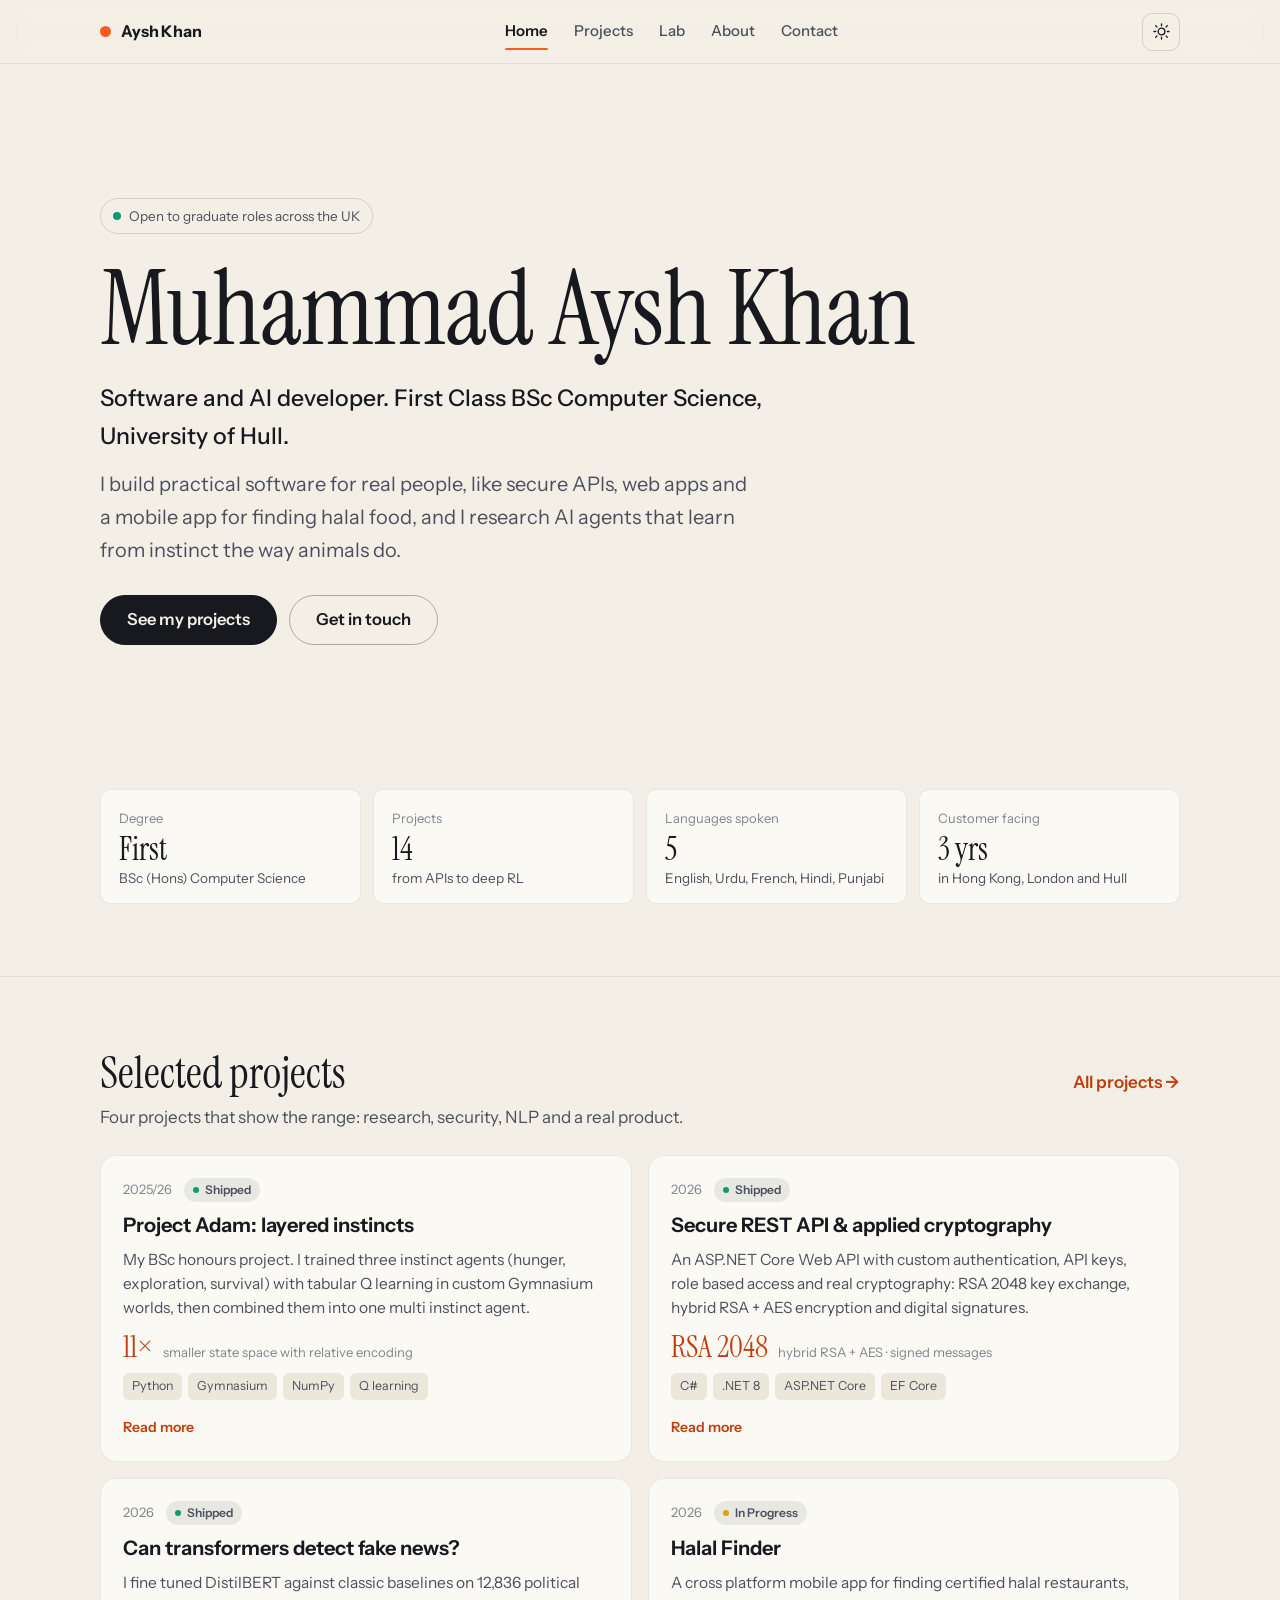
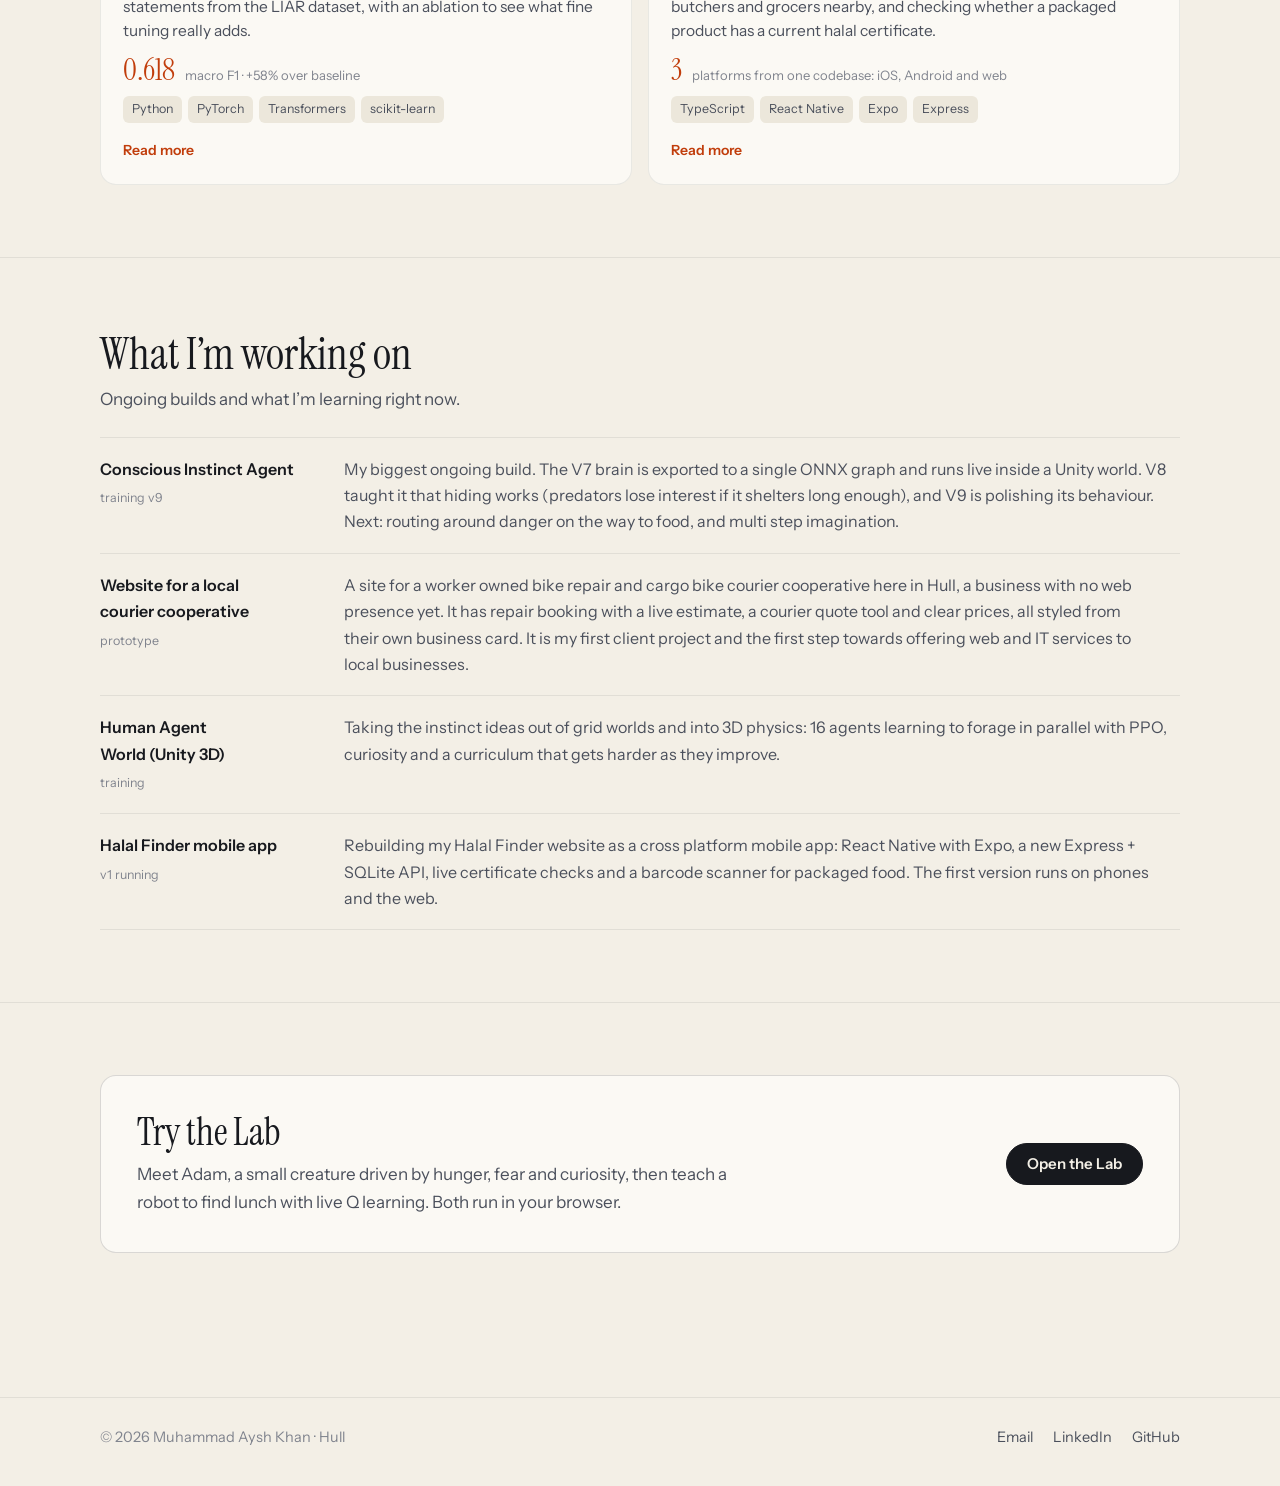
<file: index.html>
<!doctype html>
<html lang="en-GB">
<head>
  <meta charset="utf-8">
  <meta name="viewport" content="width=device-width, initial-scale=1, viewport-fit=cover">
  <title>Aysh Khan · Software and AI Developer</title>
  <meta name="description" content="Muhammad Aysh Khan: First Class Computer Science graduate in Hull. Practical software for real people, and AI agents that learn from instinct.">
  <meta name="author" content="Muhammad Aysh Khan">
  <meta name="theme-color" content="#F3EFE6" media="(prefers-color-scheme: light)">
  <meta name="theme-color" content="#0F1217" media="(prefers-color-scheme: dark)">
  <meta property="og:type" content="website">
  <meta property="og:title" content="Aysh Khan · Software and AI Developer">
  <meta property="og:description" content="Muhammad Aysh Khan: First Class Computer Science graduate in Hull. Practical software for real people, and AI agents that learn from instinct.">
  <link rel="icon" href="favicon.svg" type="image/svg+xml">
  <link rel="preconnect" href="https://fonts.googleapis.com">
  <link rel="preconnect" href="https://fonts.gstatic.com" crossorigin>
  <link href="https://fonts.googleapis.com/css2?family=Instrument+Sans:wght@400;500;600;700&family=Instrument+Serif:ital@0;1&family=JetBrains+Mono:wght@400;500;700&display=swap" rel="stylesheet">
  <link rel="stylesheet" href="assets/site.css">
  <script>
    (function () {
      try { var t = localStorage.getItem('theme'); if (t === 'light' || t === 'dark') document.documentElement.setAttribute('data-theme', t); } catch (e) {}
      document.documentElement.classList.add('js');
    })();
  </script>
  <script src="assets/data.js" defer></script>
  <script src="assets/site.js" defer></script>
</head>
<body data-page="home">
  <a class="skip" href="#main">Skip to content</a>

  <header class="site-header" id="siteHeader">
    <div class="wrap header-row">
      <a class="brand" href="index.html"><span class="brand-dot" aria-hidden="true"></span>Aysh Khan</a>
      <nav class="nav" aria-label="Main">
        <a href="index.html" aria-current="page">Home</a>
        <a href="projects.html">Projects</a>
        <a href="lab.html">Lab</a>
        <a href="about.html">About</a>
        <a href="contact.html">Contact</a>
      </nav>
      <div class="header-actions">
        <button class="icon-btn" id="themeBtn" type="button" aria-label="Switch between light and dark theme" title="Light or dark">
          <svg class="i-sun" viewBox="0 0 24 24" aria-hidden="true"><circle cx="12" cy="12" r="4.2"/><path d="M12 2.5v2.2M12 19.3v2.2M4.6 4.6l1.6 1.6M17.8 17.8l1.6 1.6M2.5 12h2.2M19.3 12h2.2M4.6 19.4l1.6-1.6M17.8 6.2l1.6-1.6"/></svg>
          <svg class="i-moon" viewBox="0 0 24 24" aria-hidden="true"><path d="M20 14.6A8 8 0 0 1 9.4 4a8 8 0 1 0 10.6 10.6Z"/></svg>
        </button>
        <button class="icon-btn menu-btn" id="menuBtn" type="button" aria-label="Open menu" aria-expanded="false" aria-controls="mobileNav">
          <svg viewBox="0 0 24 24" aria-hidden="true"><path d="M4 7h16M4 12h16M4 17h10"/></svg>
        </button>
      </div>
    </div>
    <nav class="mobile-nav" id="mobileNav" aria-label="Mobile" hidden><a href="index.html" aria-current="page">Home</a><a href="projects.html">Projects</a><a href="lab.html">Lab</a><a href="about.html">About</a><a href="contact.html">Contact</a></nav>
  </header>

  <main id="main">
    <section class="home-hero">
      <div class="wrap">
        <p class="status-pill"><i aria-hidden="true"></i>Open to graduate roles across the UK</p>
        <h1 class="page-title">Muhammad Aysh Khan</h1>
        <p class="role">Software and AI developer. First Class BSc Computer Science, University of Hull.</p>
        <p class="page-lede">I build practical software for real people, like secure APIs, web apps and a mobile app for finding halal food, and I research AI agents that learn from instinct the way animals do.</p>
        <div class="cta-row">
          <a class="btn btn-primary btn-lg" href="projects.html">See my projects</a>
          <a class="btn btn-lg" href="contact.html">Get in touch</a>
        </div>
      </div>
    </section>

    <section class="section" aria-label="At a glance">
      <div class="wrap">
        <dl class="facts">
          <div><dt>Degree</dt><dd>First<small>BSc (Hons) Computer Science</small></dd></div>
          <div><dt>Projects</dt><dd><span id="projectCount">14</span><small>from APIs to deep RL</small></dd></div>
          <div><dt>Languages spoken</dt><dd>5<small>English, Urdu, French, Hindi, Punjabi</small></dd></div>
          <div><dt>Customer facing</dt><dd>3 yrs<small>in Hong Kong, London and Hull</small></dd></div>
        </dl>
      </div>
    </section>

    <section class="section">
      <div class="wrap">
        <div class="sec-row">
          <div><h2 class="sec-title">Selected projects</h2><p class="sec-sub">Four projects that show the range: research, security, NLP and a real product.</p></div>
          <a class="link-arrow" href="projects.html">All projects &rarr;</a>
        </div>
        <div class="cards two" id="featured"></div>
      </div>
    </section>

    <section class="section">
      <div class="wrap">
        <div class="sec-row"><div><h2 class="sec-title">What I&rsquo;m working on</h2><p class="sec-sub">Ongoing builds and what I&rsquo;m learning right now.</p></div></div>
        <ul class="now-list" id="nowList"></ul>
      </div>
    </section>

    <section class="section">
      <div class="wrap">
        <div class="lab-teaser">
          <div>
            <h2>Try the Lab</h2>
            <p>Meet Adam, a small creature driven by hunger, fear and curiosity, then teach a robot to find lunch with live Q learning. Both run in your browser.</p>
          </div>
          <a class="btn btn-primary" href="lab.html">Open the Lab</a>
        </div>
      </div>
    </section>
  </main>

  <footer class="site-footer">
    <div class="wrap footer-row">
      <span>&copy; <span id="year">2026</span> Muhammad Aysh Khan &middot; Hull</span>
      <div class="footer-links">
        <a href="#" data-email>Email</a>
        <a href="https://www.linkedin.com/in/ayshkhan12" target="_blank" rel="noopener">LinkedIn</a>
        <a href="https://github.com/ayshkhan12" target="_blank" rel="noopener">GitHub</a>
      </div>
    </div>
  </footer>
  <div class="toast" id="toast" role="status" aria-live="polite"></div>
</body>
</html>
</file>
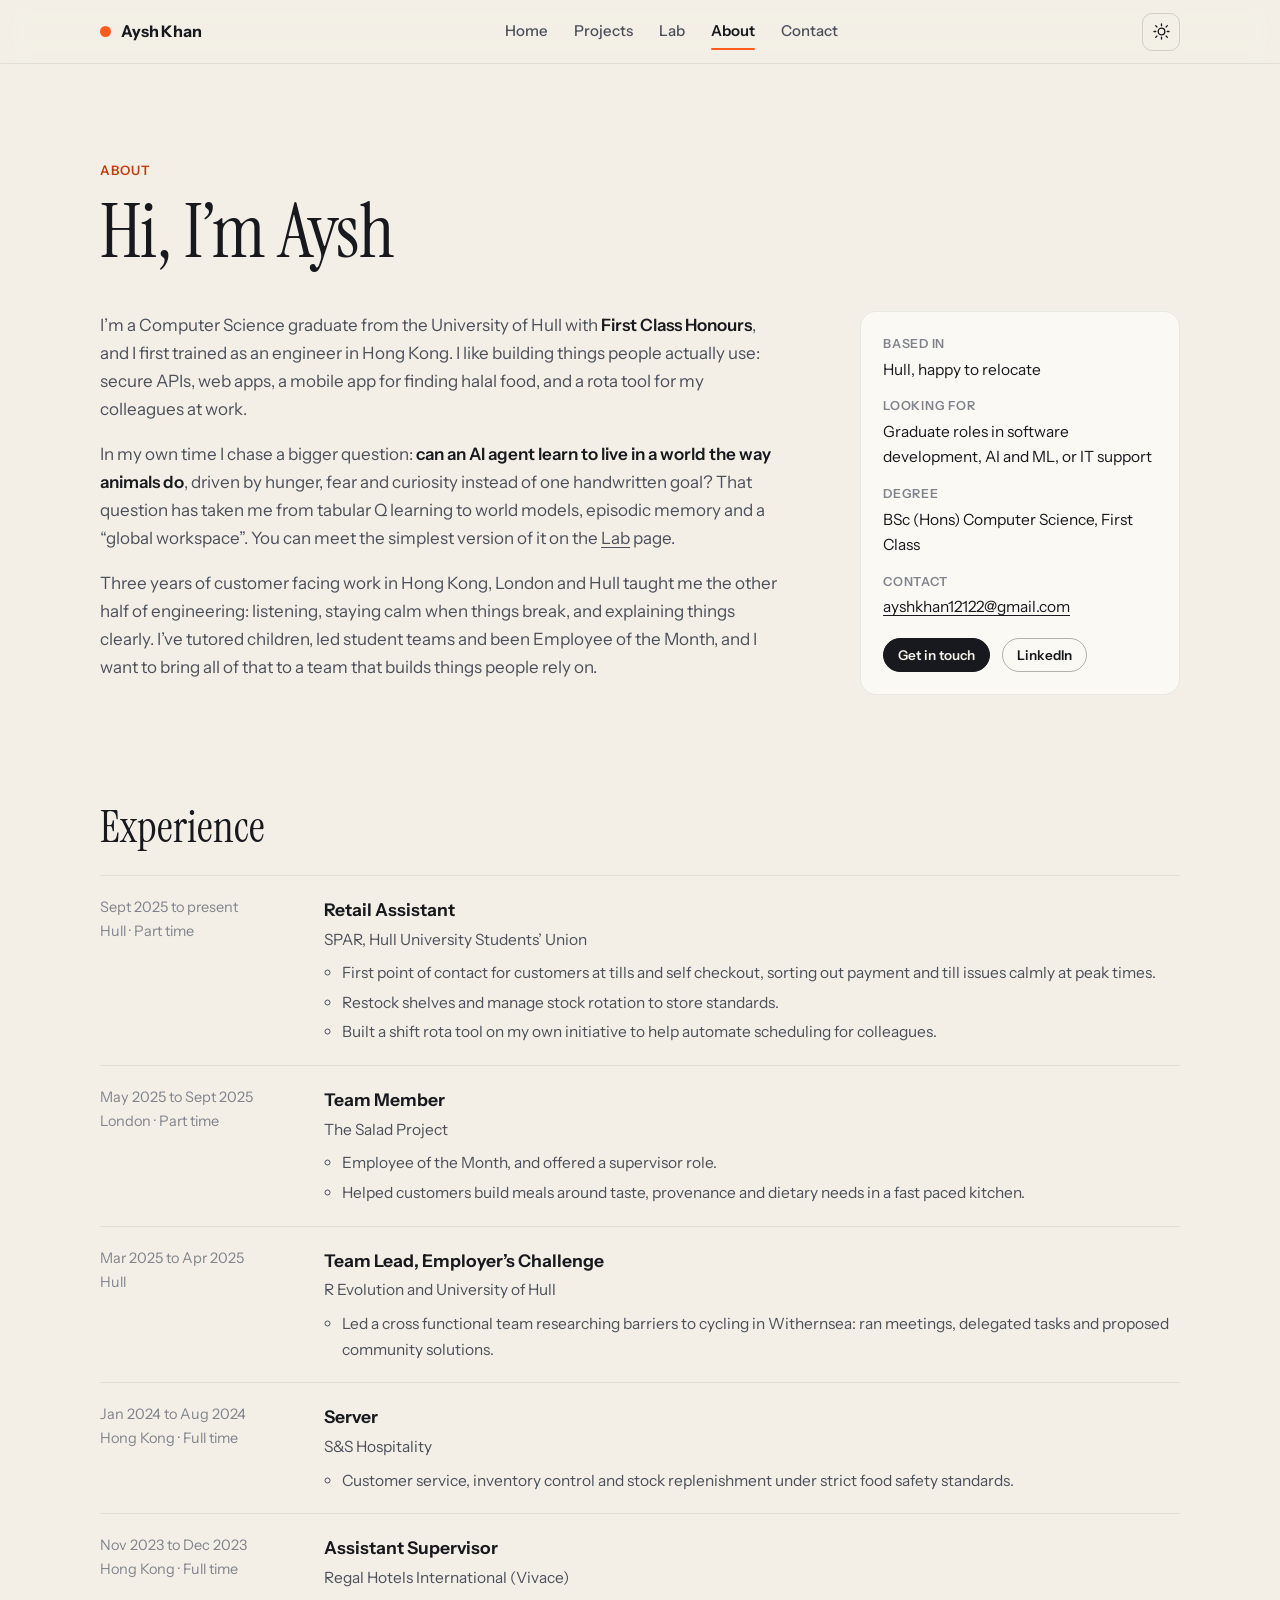
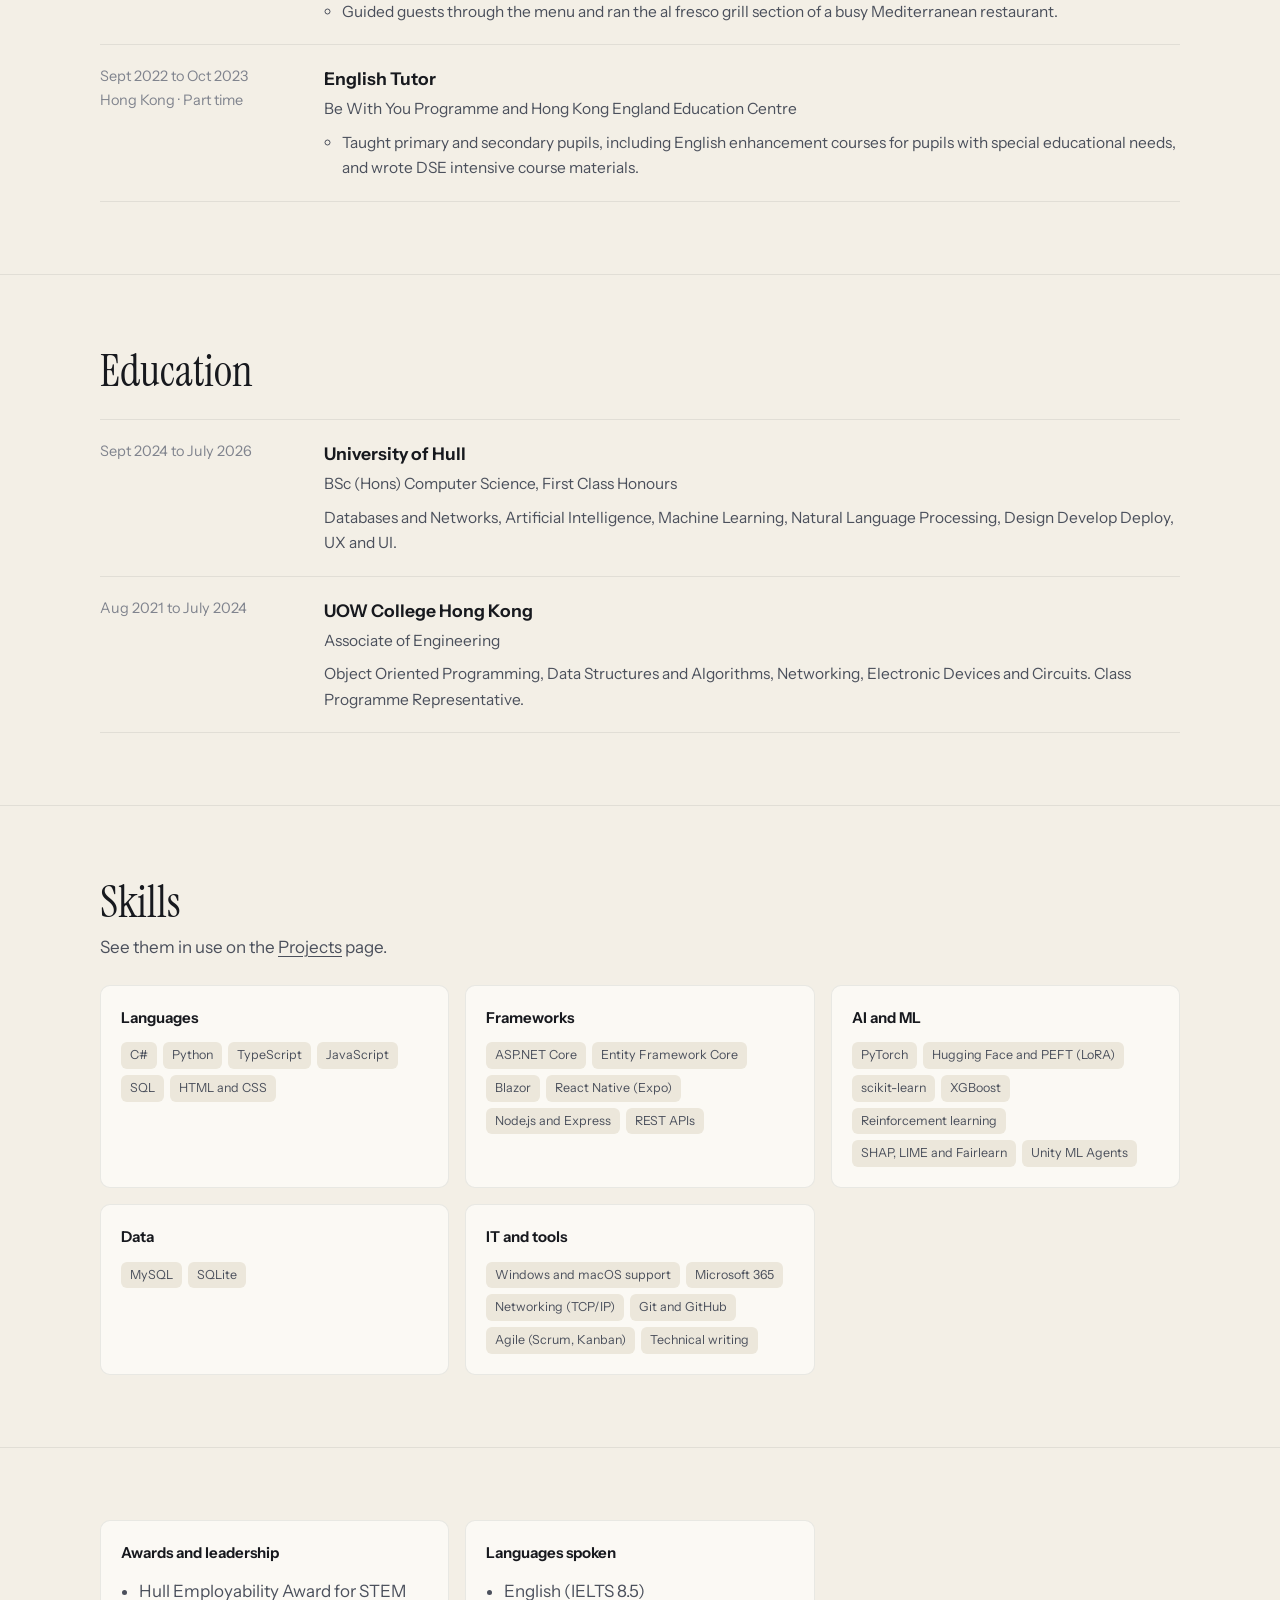
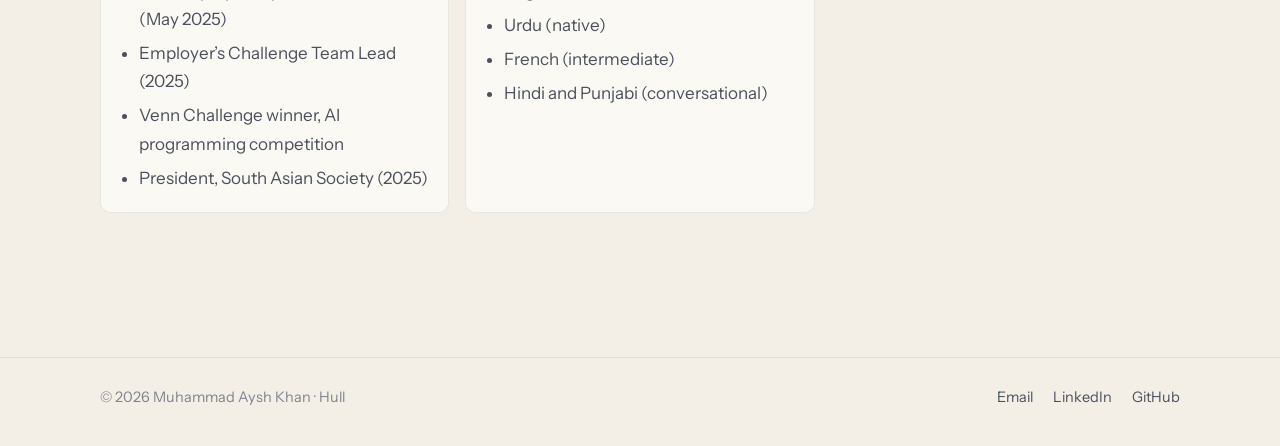
<file: about.html>
<!doctype html>
<html lang="en-GB">
<head>
  <meta charset="utf-8">
  <meta name="viewport" content="width=device-width, initial-scale=1, viewport-fit=cover">
  <title>About · Aysh Khan</title>
  <meta name="description" content="About Muhammad Aysh Khan: experience, education and skills.">
  <meta name="author" content="Muhammad Aysh Khan">
  <meta name="theme-color" content="#F3EFE6" media="(prefers-color-scheme: light)">
  <meta name="theme-color" content="#0F1217" media="(prefers-color-scheme: dark)">
  <meta property="og:type" content="website">
  <meta property="og:title" content="About · Aysh Khan">
  <meta property="og:description" content="About Muhammad Aysh Khan: experience, education and skills.">
  <link rel="icon" href="favicon.svg" type="image/svg+xml">
  <link rel="preconnect" href="https://fonts.googleapis.com">
  <link rel="preconnect" href="https://fonts.gstatic.com" crossorigin>
  <link href="https://fonts.googleapis.com/css2?family=Instrument+Sans:wght@400;500;600;700&family=Instrument+Serif:ital@0;1&family=JetBrains+Mono:wght@400;500;700&display=swap" rel="stylesheet">
  <link rel="stylesheet" href="assets/site.css">
  <script>
    (function () {
      try { var t = localStorage.getItem('theme'); if (t === 'light' || t === 'dark') document.documentElement.setAttribute('data-theme', t); } catch (e) {}
      document.documentElement.classList.add('js');
    })();
  </script>
  <script src="assets/data.js" defer></script>
  <script src="assets/site.js" defer></script>
</head>
<body data-page="about">
  <a class="skip" href="#main">Skip to content</a>

  <header class="site-header" id="siteHeader">
    <div class="wrap header-row">
      <a class="brand" href="index.html"><span class="brand-dot" aria-hidden="true"></span>Aysh Khan</a>
      <nav class="nav" aria-label="Main">
        <a href="index.html">Home</a>
        <a href="projects.html">Projects</a>
        <a href="lab.html">Lab</a>
        <a href="about.html" aria-current="page">About</a>
        <a href="contact.html">Contact</a>
      </nav>
      <div class="header-actions">
        <button class="icon-btn" id="themeBtn" type="button" aria-label="Switch between light and dark theme" title="Light or dark">
          <svg class="i-sun" viewBox="0 0 24 24" aria-hidden="true"><circle cx="12" cy="12" r="4.2"/><path d="M12 2.5v2.2M12 19.3v2.2M4.6 4.6l1.6 1.6M17.8 17.8l1.6 1.6M2.5 12h2.2M19.3 12h2.2M4.6 19.4l1.6-1.6M17.8 6.2l1.6-1.6"/></svg>
          <svg class="i-moon" viewBox="0 0 24 24" aria-hidden="true"><path d="M20 14.6A8 8 0 0 1 9.4 4a8 8 0 1 0 10.6 10.6Z"/></svg>
        </button>
        <button class="icon-btn menu-btn" id="menuBtn" type="button" aria-label="Open menu" aria-expanded="false" aria-controls="mobileNav">
          <svg viewBox="0 0 24 24" aria-hidden="true"><path d="M4 7h16M4 12h16M4 17h10"/></svg>
        </button>
      </div>
    </div>
    <nav class="mobile-nav" id="mobileNav" aria-label="Mobile" hidden><a href="index.html">Home</a><a href="projects.html">Projects</a><a href="lab.html">Lab</a><a href="about.html" aria-current="page">About</a><a href="contact.html">Contact</a></nav>
  </header>

  <main id="main">
    <div class="wrap">
      <header class="page-head">
        <p class="eyebrow">About</p>
        <h1 class="page-title">Hi, I&rsquo;m Aysh</h1>
      </header>
      <div class="about-grid">
        <div class="prose">
          <p>I&rsquo;m a Computer Science graduate from the University of Hull with <b>First Class Honours</b>, and I first trained as an engineer in Hong Kong. I like building things people actually use: secure APIs, web apps, a mobile app for finding halal food, and a rota tool for my colleagues at work.</p>
          <p>In my own time I chase a bigger question: <b>can an AI agent learn to live in a world the way animals do</b>, driven by hunger, fear and curiosity instead of one handwritten goal? That question has taken me from tabular Q learning to world models, episodic memory and a &ldquo;global workspace&rdquo;. You can meet the simplest version of it on the <a href="lab.html">Lab</a> page.</p>
          <p>Three years of customer facing work in Hong Kong, London and Hull taught me the other half of engineering: listening, staying calm when things break, and explaining things clearly. I&rsquo;ve tutored children, led student teams and been Employee of the Month, and I want to bring all of that to a team that builds things people rely on.</p>
        </div>
        <aside class="side-card">
          <dl>
            <div><dt>Based in</dt><dd>Hull, happy to relocate</dd></div>
            <div><dt>Looking for</dt><dd>Graduate roles in software development, AI and ML, or IT support</dd></div>
            <div><dt>Degree</dt><dd>BSc (Hons) Computer Science, First Class</dd></div>
            <div><dt>Contact</dt><dd><a href="#" data-email="text">email</a></dd></div>
          </dl>
          <div class="cta-row" style="margin-top:18px">
            <a class="btn btn-sm btn-primary" href="contact.html">Get in touch</a>
            <a class="btn btn-sm" href="https://www.linkedin.com/in/ayshkhan12" target="_blank" rel="noopener">LinkedIn</a>
          </div>
        </aside>
      </div>
    </div>

    <section class="section" style="margin-top:32px">
      <div class="wrap">
        <div class="sec-row"><h2 class="sec-title">Experience</h2></div>
        <ol class="timeline" id="experience"></ol>
      </div>
    </section>

    <section class="section">
      <div class="wrap">
        <div class="sec-row"><h2 class="sec-title">Education</h2></div>
        <ol class="timeline" id="education"></ol>
      </div>
    </section>

    <section class="section">
      <div class="wrap">
        <div class="sec-row"><div><h2 class="sec-title">Skills</h2><p class="sec-sub">See them in use on the <a href="projects.html">Projects</a> page.</p></div></div>
        <div class="skill-groups" id="skills"></div>
      </div>
    </section>

    <section class="section">
      <div class="wrap">
        <div class="skill-groups">
          <section><h3>Awards and leadership</h3><ul class="plain-list" id="awards"></ul></section>
          <section><h3>Languages spoken</h3><ul class="plain-list" id="languages"></ul></section>
        </div>
      </div>
    </section>
  </main>

  <footer class="site-footer">
    <div class="wrap footer-row">
      <span>&copy; <span id="year">2026</span> Muhammad Aysh Khan &middot; Hull</span>
      <div class="footer-links">
        <a href="#" data-email>Email</a>
        <a href="https://www.linkedin.com/in/ayshkhan12" target="_blank" rel="noopener">LinkedIn</a>
        <a href="https://github.com/ayshkhan12" target="_blank" rel="noopener">GitHub</a>
      </div>
    </div>
  </footer>
  <div class="toast" id="toast" role="status" aria-live="polite"></div>
</body>
</html>
</file>
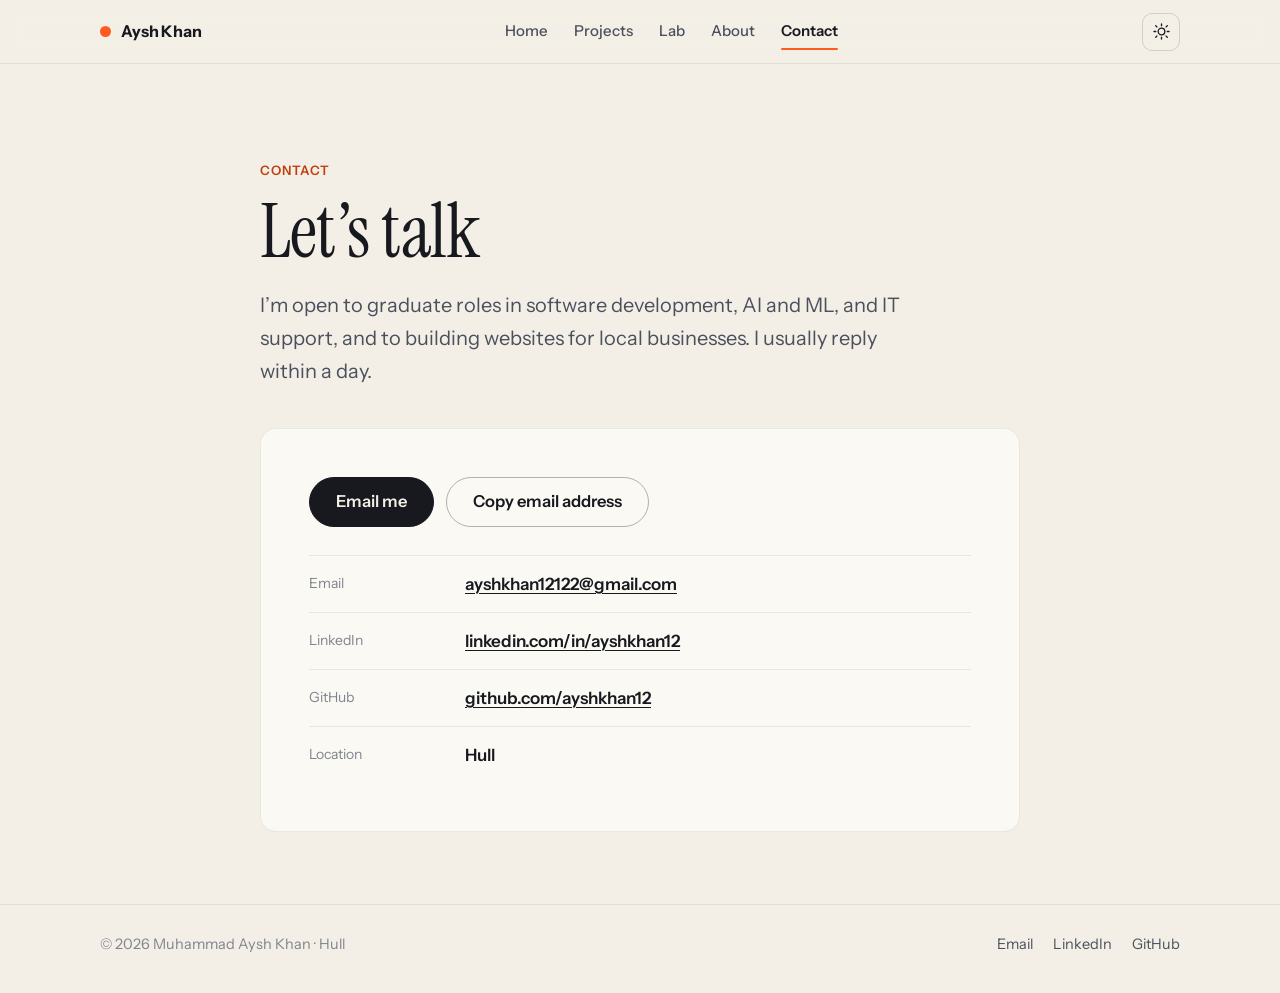
<file: contact.html>
<!doctype html>
<html lang="en-GB">
<head>
  <meta charset="utf-8">
  <meta name="viewport" content="width=device-width, initial-scale=1, viewport-fit=cover">
  <title>Contact · Aysh Khan</title>
  <meta name="description" content="Get in touch with Muhammad Aysh Khan.">
  <meta name="author" content="Muhammad Aysh Khan">
  <meta name="theme-color" content="#F3EFE6" media="(prefers-color-scheme: light)">
  <meta name="theme-color" content="#0F1217" media="(prefers-color-scheme: dark)">
  <meta property="og:type" content="website">
  <meta property="og:title" content="Contact · Aysh Khan">
  <meta property="og:description" content="Get in touch with Muhammad Aysh Khan.">
  <link rel="icon" href="favicon.svg" type="image/svg+xml">
  <link rel="preconnect" href="https://fonts.googleapis.com">
  <link rel="preconnect" href="https://fonts.gstatic.com" crossorigin>
  <link href="https://fonts.googleapis.com/css2?family=Instrument+Sans:wght@400;500;600;700&family=Instrument+Serif:ital@0;1&family=JetBrains+Mono:wght@400;500;700&display=swap" rel="stylesheet">
  <link rel="stylesheet" href="assets/site.css">
  <script>
    (function () {
      try { var t = localStorage.getItem('theme'); if (t === 'light' || t === 'dark') document.documentElement.setAttribute('data-theme', t); } catch (e) {}
      document.documentElement.classList.add('js');
    })();
  </script>
  <script src="assets/data.js" defer></script>
  <script src="assets/site.js" defer></script>
</head>
<body data-page="contact">
  <a class="skip" href="#main">Skip to content</a>

  <header class="site-header" id="siteHeader">
    <div class="wrap header-row">
      <a class="brand" href="index.html"><span class="brand-dot" aria-hidden="true"></span>Aysh Khan</a>
      <nav class="nav" aria-label="Main">
        <a href="index.html">Home</a>
        <a href="projects.html">Projects</a>
        <a href="lab.html">Lab</a>
        <a href="about.html">About</a>
        <a href="contact.html" aria-current="page">Contact</a>
      </nav>
      <div class="header-actions">
        <button class="icon-btn" id="themeBtn" type="button" aria-label="Switch between light and dark theme" title="Light or dark">
          <svg class="i-sun" viewBox="0 0 24 24" aria-hidden="true"><circle cx="12" cy="12" r="4.2"/><path d="M12 2.5v2.2M12 19.3v2.2M4.6 4.6l1.6 1.6M17.8 17.8l1.6 1.6M2.5 12h2.2M19.3 12h2.2M4.6 19.4l1.6-1.6M17.8 6.2l1.6-1.6"/></svg>
          <svg class="i-moon" viewBox="0 0 24 24" aria-hidden="true"><path d="M20 14.6A8 8 0 0 1 9.4 4a8 8 0 1 0 10.6 10.6Z"/></svg>
        </button>
        <button class="icon-btn menu-btn" id="menuBtn" type="button" aria-label="Open menu" aria-expanded="false" aria-controls="mobileNav">
          <svg viewBox="0 0 24 24" aria-hidden="true"><path d="M4 7h16M4 12h16M4 17h10"/></svg>
        </button>
      </div>
    </div>
    <nav class="mobile-nav" id="mobileNav" aria-label="Mobile" hidden><a href="index.html">Home</a><a href="projects.html">Projects</a><a href="lab.html">Lab</a><a href="about.html">About</a><a href="contact.html" aria-current="page">Contact</a></nav>
  </header>

  <main id="main">
    <div class="wrap narrow">
      <header class="page-head">
        <p class="eyebrow">Contact</p>
        <h1 class="page-title">Let&rsquo;s talk</h1>
        <p class="page-lede">I&rsquo;m open to graduate roles in software development, AI and ML, and IT support, and to building websites for local businesses. I usually reply within a day.</p>
      </header>
      <div class="contact-card">
        <div class="cta-row" style="margin-top:0">
          <a class="btn btn-primary btn-lg" href="#" data-email>Email me</a>
          <button class="btn btn-lg" type="button" data-copy-email>Copy email address</button>
        </div>
        <ul class="contact-list">
          <li><span>Email</span><a href="#" data-email="text">email</a></li>
          <li><span>LinkedIn</span><a href="https://www.linkedin.com/in/ayshkhan12" target="_blank" rel="noopener">linkedin.com/in/ayshkhan12</a></li>
          <li><span>GitHub</span><a href="https://github.com/ayshkhan12" target="_blank" rel="noopener">github.com/ayshkhan12</a></li>
          <li><span>Location</span><b>Hull</b></li>
        </ul>
      </div>
    </div>
  </main>

  <footer class="site-footer">
    <div class="wrap footer-row">
      <span>&copy; <span id="year">2026</span> Muhammad Aysh Khan &middot; Hull</span>
      <div class="footer-links">
        <a href="#" data-email>Email</a>
        <a href="https://www.linkedin.com/in/ayshkhan12" target="_blank" rel="noopener">LinkedIn</a>
        <a href="https://github.com/ayshkhan12" target="_blank" rel="noopener">GitHub</a>
      </div>
    </div>
  </footer>
  <div class="toast" id="toast" role="status" aria-live="polite"></div>
</body>
</html>
</file>
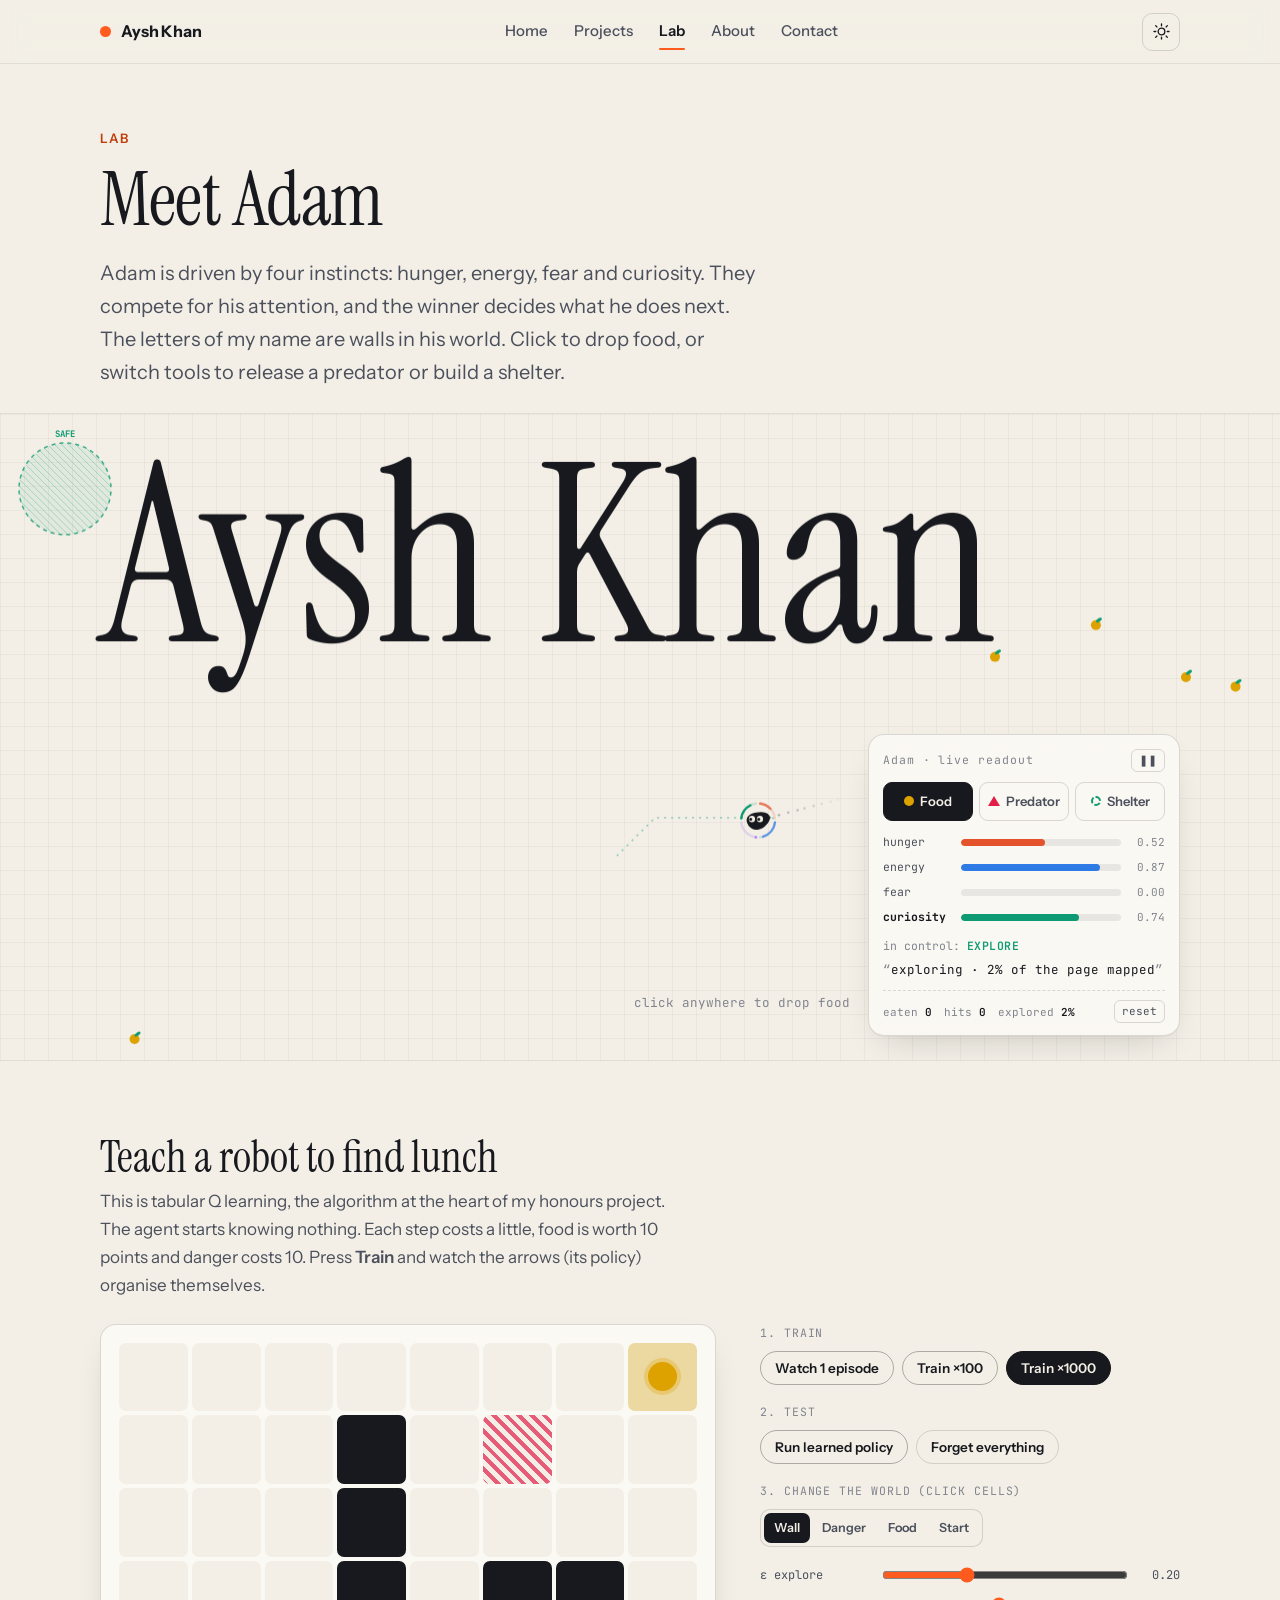
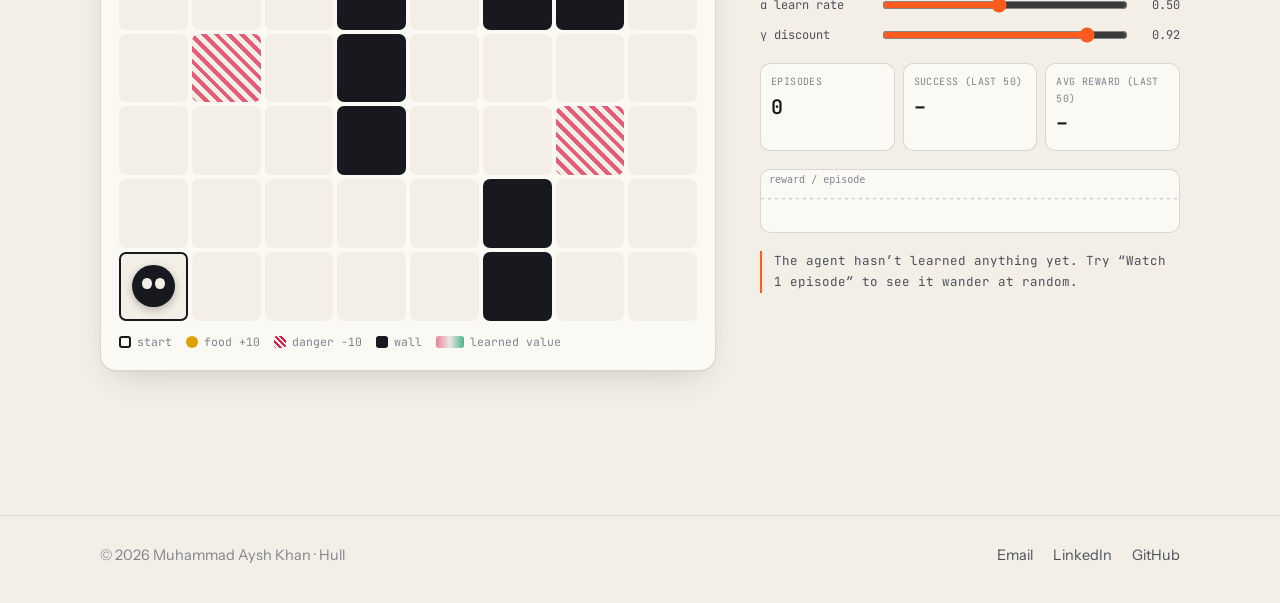
<file: lab.html>
<!doctype html>
<html lang="en-GB">
<head>
  <meta charset="utf-8">
  <meta name="viewport" content="width=device-width, initial-scale=1, viewport-fit=cover">
  <title>Lab · Aysh Khan</title>
  <meta name="description" content="Two live AI demos: Adam, an instinct driven creature, and a Q learning robot you can train in your browser.">
  <meta name="author" content="Muhammad Aysh Khan">
  <meta name="theme-color" content="#F3EFE6" media="(prefers-color-scheme: light)">
  <meta name="theme-color" content="#0F1217" media="(prefers-color-scheme: dark)">
  <meta property="og:type" content="website">
  <meta property="og:title" content="Lab · Aysh Khan">
  <meta property="og:description" content="Two live AI demos: Adam, an instinct driven creature, and a Q learning robot you can train in your browser.">
  <link rel="icon" href="favicon.svg" type="image/svg+xml">
  <link rel="preconnect" href="https://fonts.googleapis.com">
  <link rel="preconnect" href="https://fonts.gstatic.com" crossorigin>
  <link href="https://fonts.googleapis.com/css2?family=Instrument+Sans:wght@400;500;600;700&family=Instrument+Serif:ital@0;1&family=JetBrains+Mono:wght@400;500;700&display=swap" rel="stylesheet">
  <link rel="stylesheet" href="assets/site.css">
  <script>
    (function () {
      try { var t = localStorage.getItem('theme'); if (t === 'light' || t === 'dark') document.documentElement.setAttribute('data-theme', t); } catch (e) {}
      document.documentElement.classList.add('js');
    })();
  </script>
  <script src="assets/data.js" defer></script>
  <script src="assets/site.js" defer></script>
  <script src="assets/sim.js" defer></script>
  <script src="assets/qlab.js" defer></script>
</head>
<body data-page="lab">
  <a class="skip" href="#main">Skip to content</a>

  <header class="site-header" id="siteHeader">
    <div class="wrap header-row">
      <a class="brand" href="index.html"><span class="brand-dot" aria-hidden="true"></span>Aysh Khan</a>
      <nav class="nav" aria-label="Main">
        <a href="index.html">Home</a>
        <a href="projects.html">Projects</a>
        <a href="lab.html" aria-current="page">Lab</a>
        <a href="about.html">About</a>
        <a href="contact.html">Contact</a>
      </nav>
      <div class="header-actions">
        <button class="icon-btn" id="themeBtn" type="button" aria-label="Switch between light and dark theme" title="Light or dark">
          <svg class="i-sun" viewBox="0 0 24 24" aria-hidden="true"><circle cx="12" cy="12" r="4.2"/><path d="M12 2.5v2.2M12 19.3v2.2M4.6 4.6l1.6 1.6M17.8 17.8l1.6 1.6M2.5 12h2.2M19.3 12h2.2M4.6 19.4l1.6-1.6M17.8 6.2l1.6-1.6"/></svg>
          <svg class="i-moon" viewBox="0 0 24 24" aria-hidden="true"><path d="M20 14.6A8 8 0 0 1 9.4 4a8 8 0 1 0 10.6 10.6Z"/></svg>
        </button>
        <button class="icon-btn menu-btn" id="menuBtn" type="button" aria-label="Open menu" aria-expanded="false" aria-controls="mobileNav">
          <svg viewBox="0 0 24 24" aria-hidden="true"><path d="M4 7h16M4 12h16M4 17h10"/></svg>
        </button>
      </div>
    </div>
    <nav class="mobile-nav" id="mobileNav" aria-label="Mobile" hidden><a href="index.html">Home</a><a href="projects.html">Projects</a><a href="lab.html" aria-current="page">Lab</a><a href="about.html">About</a><a href="contact.html">Contact</a></nav>
  </header>

  <main id="main">
    <div class="wrap">
      <header class="lab-intro">
        <p class="eyebrow">Lab</p>
        <h1 class="page-title">Meet Adam</h1>
        <p class="page-lede">Adam is driven by four instincts: hunger, energy, fear and curiosity. They compete for his attention, and the winner decides what he does next. The letters of my name are walls in his world. Click to drop food, or switch tools to release a predator or build a shelter.</p>
      </header>
    </div>

    <section class="lab-stage" aria-label="Adam simulation">
      <canvas id="world" role="img" aria-label="A small creature called Adam wanders around the name Aysh Khan, looking for food and avoiding predators. Click to drop food."></canvas>
      <div class="wrap stage-inner"><p class="name-slot" id="nameSlot"><span class="sr-only">Aysh Khan</span></p></div>
      <aside class="instrument solid" id="instrument" aria-label="Simulation controls">
        <div class="inst-head">
          <span class="mono">Adam &middot; live readout</span>
          <button class="tiny-btn" id="simPause" type="button" aria-label="Pause simulation">&#10074;&#10074;</button>
        </div>
        <div class="tools" role="radiogroup" aria-label="Tool">
          <button class="tool is-on" type="button" role="radio" aria-checked="true" data-tool="food"><i class="sw sw-food"></i>Food<kbd>1</kbd></button>
          <button class="tool" type="button" role="radio" aria-checked="false" data-tool="predator"><i class="sw sw-pred"></i>Predator<kbd>2</kbd></button>
          <button class="tool" type="button" role="radio" aria-checked="false" data-tool="shelter"><i class="sw sw-shel"></i>Shelter<kbd>3</kbd></button>
        </div>
        <div class="drives">
          <div class="drive" data-drive="hunger"><span>hunger</span><b class="bar"><i></i></b><em>0.00</em></div>
          <div class="drive" data-drive="energy"><span>energy</span><b class="bar"><i></i></b><em>0.00</em></div>
          <div class="drive" data-drive="fear"><span>fear</span><b class="bar"><i></i></b><em>0.00</em></div>
          <div class="drive" data-drive="curiosity"><span>curiosity</span><b class="bar"><i></i></b><em>0.00</em></div>
        </div>
        <p class="workspace mono">in control: <b id="wsWinner">EXPLORE</b></p>
        <p class="thought mono" id="simThought">waking up&hellip;</p>
        <div class="inst-foot mono">
          <span>eaten <b id="statEaten">0</b></span>
          <span>hits <b id="statHits">0</b></span>
          <span>explored <b id="statCov">0%</b></span>
          <button class="tiny-btn" id="simReset" type="button">reset</button>
        </div>
      </aside>
      <p class="hero-hint mono" id="heroHint" aria-hidden="true">click anywhere to drop food</p>
    </section>

    <section class="section" id="qlab">
      <div class="wrap">
        <div class="sec-row"><div>
          <h2 class="sec-title">Teach a robot to find lunch</h2>
          <p class="sec-sub">This is tabular Q learning, the algorithm at the heart of my honours project. The agent starts knowing nothing. Each step costs a little, food is worth 10 points and danger costs 10. Press <b>Train</b> and watch the arrows (its policy) organise themselves.</p>
        </div></div>
        <div class="qlab">
          <div class="q-board">
            <div class="q-grid" id="qGrid" role="group" aria-label="Q learning grid world. Click cells to edit the world."></div>
            <div class="q-legend mono">
              <span><i class="lg lg-start"></i>start</span>
              <span><i class="lg lg-food"></i>food +10</span>
              <span><i class="lg lg-danger"></i>danger &minus;10</span>
              <span><i class="lg lg-wall"></i>wall</span>
              <span><i class="lg lg-val"></i>learned value</span>
            </div>
          </div>
          <div class="q-panel">
            <div class="q-group">
              <p class="q-label mono">1. Train</p>
              <div class="q-btns">
                <button class="btn btn-sm" type="button" data-q="watch1">Watch 1 episode</button>
                <button class="btn btn-sm" type="button" data-q="train100">Train &times;100</button>
                <button class="btn btn-sm btn-primary" type="button" data-q="train1000">Train &times;1000</button>
              </div>
            </div>
            <div class="q-group">
              <p class="q-label mono">2. Test</p>
              <div class="q-btns">
                <button class="btn btn-sm" type="button" data-q="greedy">Run learned policy</button>
                <button class="btn btn-sm btn-ghost" type="button" data-q="reset">Forget everything</button>
              </div>
            </div>
            <div class="q-group">
              <p class="q-label mono">3. Change the world <span class="dim">(click cells)</span></p>
              <div class="seg" role="radiogroup" aria-label="Edit tool" id="qTools">
                <button type="button" role="radio" aria-checked="true" data-edit="wall" class="is-on">Wall</button>
                <button type="button" role="radio" aria-checked="false" data-edit="danger">Danger</button>
                <button type="button" role="radio" aria-checked="false" data-edit="food">Food</button>
                <button type="button" role="radio" aria-checked="false" data-edit="start">Start</button>
              </div>
            </div>
            <div class="q-group q-sliders">
              <label><span class="mono">&epsilon; explore</span><input type="range" min="0" max="0.6" step="0.01" value="0.2" id="qEps"><output class="mono" id="qEpsOut">0.20</output></label>
              <label><span class="mono">&alpha; learn rate</span><input type="range" min="0.05" max="1" step="0.05" value="0.5" id="qAlpha"><output class="mono" id="qAlphaOut">0.50</output></label>
              <label><span class="mono">&gamma; discount</span><input type="range" min="0.5" max="0.99" step="0.01" value="0.92" id="qGamma"><output class="mono" id="qGammaOut">0.92</output></label>
            </div>
            <div class="q-stats mono">
              <div><span>episodes</span><b id="qEpisodes">0</b></div>
              <div><span>success (last 50)</span><b id="qSuccess">&ndash;</b></div>
              <div><span>avg reward (last 50)</span><b id="qAvg">&ndash;</b></div>
            </div>
            <canvas class="q-spark" id="qSpark" height="64" aria-label="Reward per episode chart"></canvas>
            <p class="q-msg mono" id="qMsg">The agent hasn&rsquo;t learned anything yet. Try &ldquo;Watch 1 episode&rdquo; to see it wander at random.</p>
          </div>
        </div>
      </div>
    </section>
  </main>

  <footer class="site-footer">
    <div class="wrap footer-row">
      <span>&copy; <span id="year">2026</span> Muhammad Aysh Khan &middot; Hull</span>
      <div class="footer-links">
        <a href="#" data-email>Email</a>
        <a href="https://www.linkedin.com/in/ayshkhan12" target="_blank" rel="noopener">LinkedIn</a>
        <a href="https://github.com/ayshkhan12" target="_blank" rel="noopener">GitHub</a>
      </div>
    </div>
  </footer>
  <div class="toast" id="toast" role="status" aria-live="polite"></div>
</body>
</html>
</file>
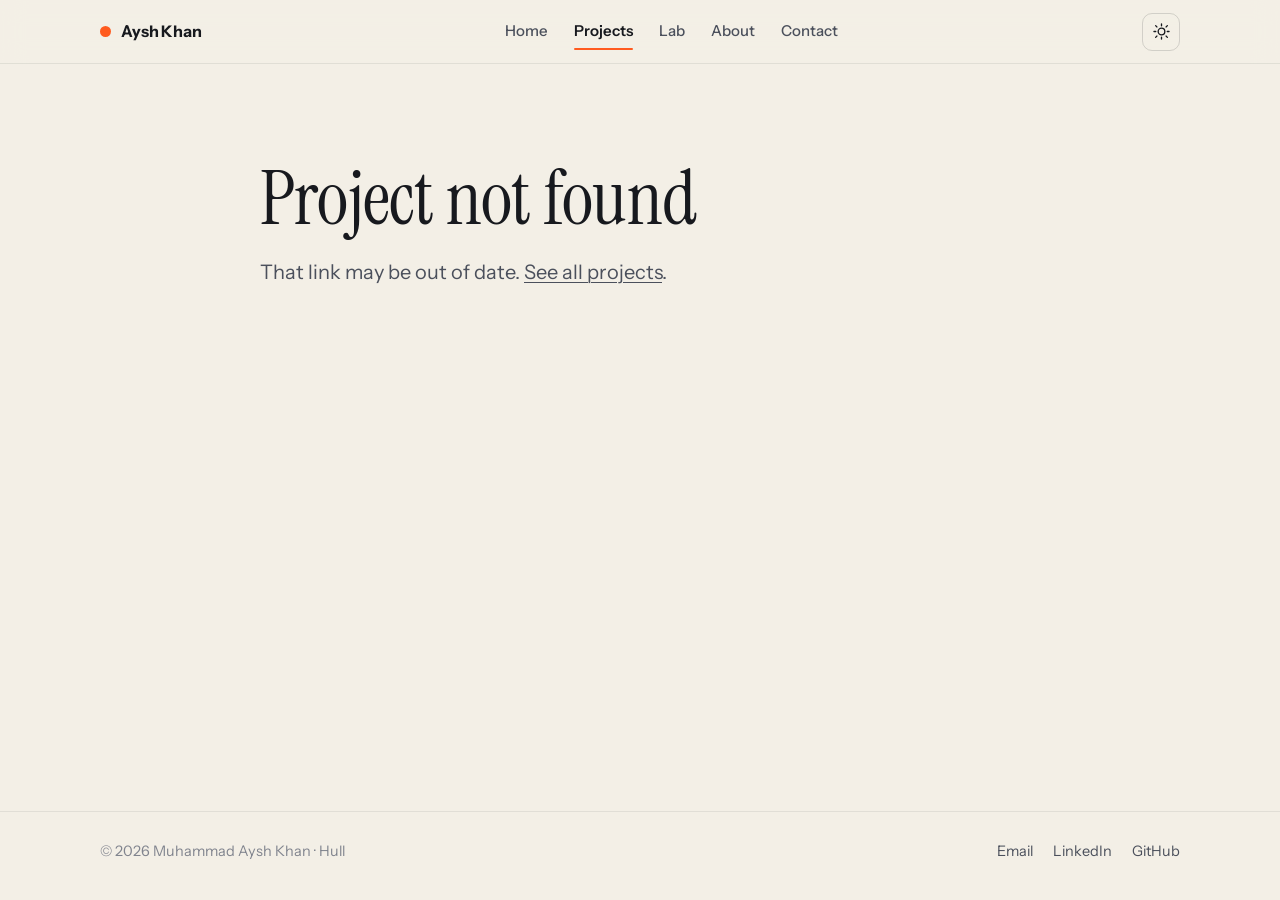
<file: project.html>
<!doctype html>
<html lang="en-GB">
<head>
  <meta charset="utf-8">
  <meta name="viewport" content="width=device-width, initial-scale=1, viewport-fit=cover">
  <title>Project · Aysh Khan</title>
  <meta name="description" content="Project notes by Muhammad Aysh Khan.">
  <meta name="author" content="Muhammad Aysh Khan">
  <meta name="theme-color" content="#F3EFE6" media="(prefers-color-scheme: light)">
  <meta name="theme-color" content="#0F1217" media="(prefers-color-scheme: dark)">
  <meta property="og:type" content="website">
  <meta property="og:title" content="Project · Aysh Khan">
  <meta property="og:description" content="Project notes by Muhammad Aysh Khan.">
  <link rel="icon" href="favicon.svg" type="image/svg+xml">
  <link rel="preconnect" href="https://fonts.googleapis.com">
  <link rel="preconnect" href="https://fonts.gstatic.com" crossorigin>
  <link href="https://fonts.googleapis.com/css2?family=Instrument+Sans:wght@400;500;600;700&family=Instrument+Serif:ital@0;1&family=JetBrains+Mono:wght@400;500;700&display=swap" rel="stylesheet">
  <link rel="stylesheet" href="assets/site.css">
  <script>
    (function () {
      try { var t = localStorage.getItem('theme'); if (t === 'light' || t === 'dark') document.documentElement.setAttribute('data-theme', t); } catch (e) {}
      document.documentElement.classList.add('js');
    })();
  </script>
  <script src="assets/data.js" defer></script>
  <script src="assets/widgets.js" defer></script>
  <script src="assets/site.js" defer></script>
</head>
<body data-page="project">
  <a class="skip" href="#main">Skip to content</a>

  <header class="site-header" id="siteHeader">
    <div class="wrap header-row">
      <a class="brand" href="index.html"><span class="brand-dot" aria-hidden="true"></span>Aysh Khan</a>
      <nav class="nav" aria-label="Main">
        <a href="index.html">Home</a>
        <a href="projects.html" aria-current="page">Projects</a>
        <a href="lab.html">Lab</a>
        <a href="about.html">About</a>
        <a href="contact.html">Contact</a>
      </nav>
      <div class="header-actions">
        <button class="icon-btn" id="themeBtn" type="button" aria-label="Switch between light and dark theme" title="Light or dark">
          <svg class="i-sun" viewBox="0 0 24 24" aria-hidden="true"><circle cx="12" cy="12" r="4.2"/><path d="M12 2.5v2.2M12 19.3v2.2M4.6 4.6l1.6 1.6M17.8 17.8l1.6 1.6M2.5 12h2.2M19.3 12h2.2M4.6 19.4l1.6-1.6M17.8 6.2l1.6-1.6"/></svg>
          <svg class="i-moon" viewBox="0 0 24 24" aria-hidden="true"><path d="M20 14.6A8 8 0 0 1 9.4 4a8 8 0 1 0 10.6 10.6Z"/></svg>
        </button>
        <button class="icon-btn menu-btn" id="menuBtn" type="button" aria-label="Open menu" aria-expanded="false" aria-controls="mobileNav">
          <svg viewBox="0 0 24 24" aria-hidden="true"><path d="M4 7h16M4 12h16M4 17h10"/></svg>
        </button>
      </div>
    </div>
    <nav class="mobile-nav" id="mobileNav" aria-label="Mobile" hidden><a href="index.html">Home</a><a href="projects.html" aria-current="page">Projects</a><a href="lab.html">Lab</a><a href="about.html">About</a><a href="contact.html">Contact</a></nav>
  </header>

  <main id="main">
    <div class="wrap narrow" id="project">
      <noscript><p class="page-head">This page needs JavaScript. <a href="projects.html">Back to projects</a>.</p></noscript>
    </div>
  </main>

  <footer class="site-footer">
    <div class="wrap footer-row">
      <span>&copy; <span id="year">2026</span> Muhammad Aysh Khan &middot; Hull</span>
      <div class="footer-links">
        <a href="#" data-email>Email</a>
        <a href="https://www.linkedin.com/in/ayshkhan12" target="_blank" rel="noopener">LinkedIn</a>
        <a href="https://github.com/ayshkhan12" target="_blank" rel="noopener">GitHub</a>
      </div>
    </div>
  </footer>
  <div class="toast" id="toast" role="status" aria-live="polite"></div>
</body>
</html>
</file>
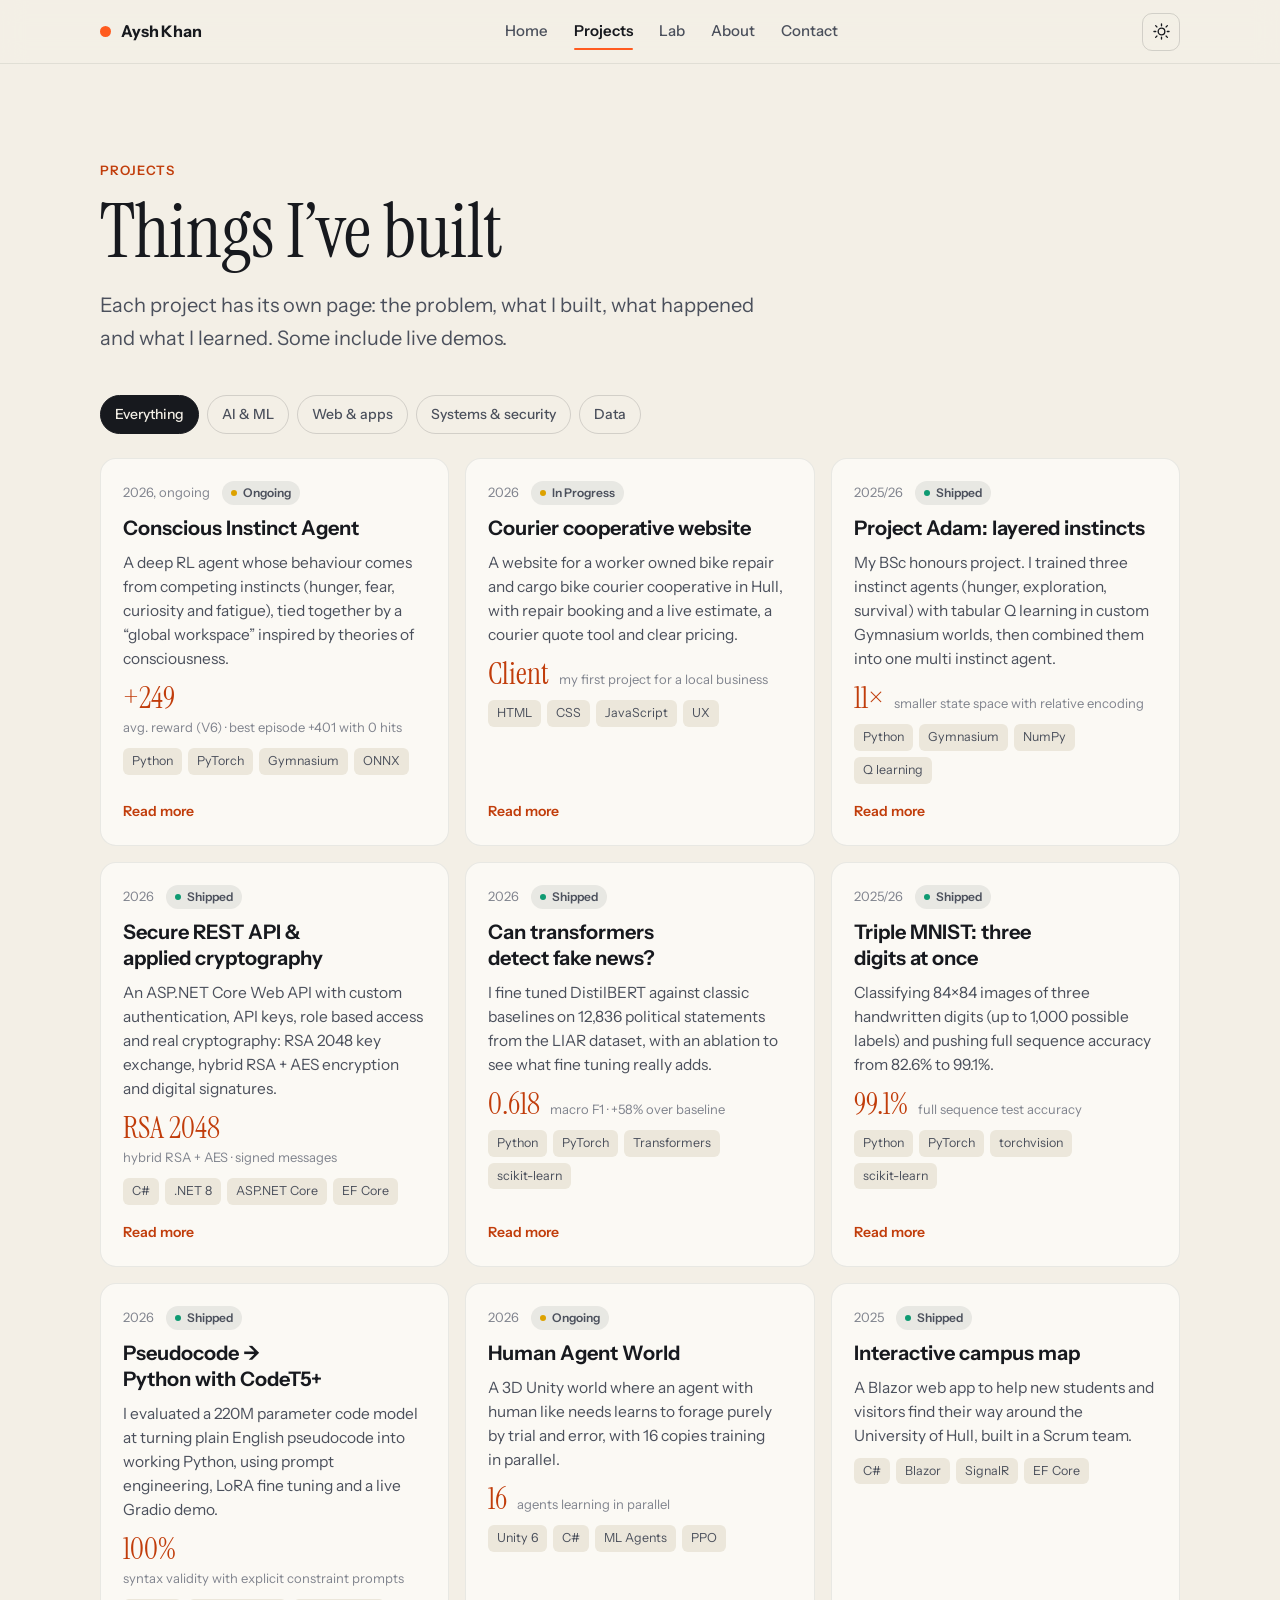
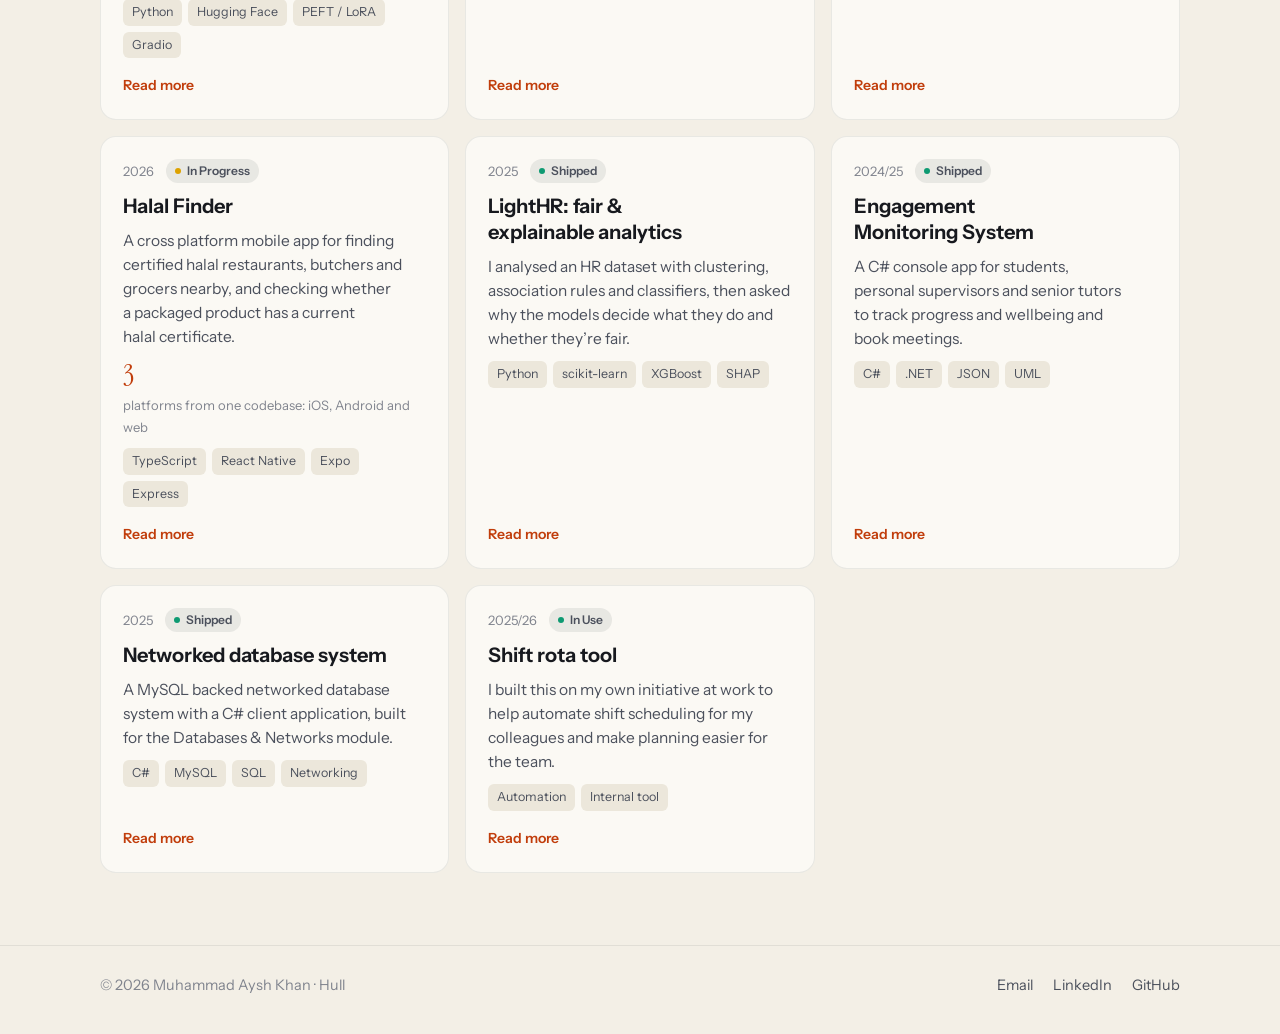
<file: projects.html>
<!doctype html>
<html lang="en-GB">
<head>
  <meta charset="utf-8">
  <meta name="viewport" content="width=device-width, initial-scale=1, viewport-fit=cover">
  <title>Projects · Aysh Khan</title>
  <meta name="description" content="Projects by Muhammad Aysh Khan: reinforcement learning, NLP, secure APIs, web and mobile apps.">
  <meta name="author" content="Muhammad Aysh Khan">
  <meta name="theme-color" content="#F3EFE6" media="(prefers-color-scheme: light)">
  <meta name="theme-color" content="#0F1217" media="(prefers-color-scheme: dark)">
  <meta property="og:type" content="website">
  <meta property="og:title" content="Projects · Aysh Khan">
  <meta property="og:description" content="Projects by Muhammad Aysh Khan: reinforcement learning, NLP, secure APIs, web and mobile apps.">
  <link rel="icon" href="favicon.svg" type="image/svg+xml">
  <link rel="preconnect" href="https://fonts.googleapis.com">
  <link rel="preconnect" href="https://fonts.gstatic.com" crossorigin>
  <link href="https://fonts.googleapis.com/css2?family=Instrument+Sans:wght@400;500;600;700&family=Instrument+Serif:ital@0;1&family=JetBrains+Mono:wght@400;500;700&display=swap" rel="stylesheet">
  <link rel="stylesheet" href="assets/site.css">
  <script>
    (function () {
      try { var t = localStorage.getItem('theme'); if (t === 'light' || t === 'dark') document.documentElement.setAttribute('data-theme', t); } catch (e) {}
      document.documentElement.classList.add('js');
    })();
  </script>
  <script src="assets/data.js" defer></script>
  <script src="assets/site.js" defer></script>
</head>
<body data-page="projects">
  <a class="skip" href="#main">Skip to content</a>

  <header class="site-header" id="siteHeader">
    <div class="wrap header-row">
      <a class="brand" href="index.html"><span class="brand-dot" aria-hidden="true"></span>Aysh Khan</a>
      <nav class="nav" aria-label="Main">
        <a href="index.html">Home</a>
        <a href="projects.html" aria-current="page">Projects</a>
        <a href="lab.html">Lab</a>
        <a href="about.html">About</a>
        <a href="contact.html">Contact</a>
      </nav>
      <div class="header-actions">
        <button class="icon-btn" id="themeBtn" type="button" aria-label="Switch between light and dark theme" title="Light or dark">
          <svg class="i-sun" viewBox="0 0 24 24" aria-hidden="true"><circle cx="12" cy="12" r="4.2"/><path d="M12 2.5v2.2M12 19.3v2.2M4.6 4.6l1.6 1.6M17.8 17.8l1.6 1.6M2.5 12h2.2M19.3 12h2.2M4.6 19.4l1.6-1.6M17.8 6.2l1.6-1.6"/></svg>
          <svg class="i-moon" viewBox="0 0 24 24" aria-hidden="true"><path d="M20 14.6A8 8 0 0 1 9.4 4a8 8 0 1 0 10.6 10.6Z"/></svg>
        </button>
        <button class="icon-btn menu-btn" id="menuBtn" type="button" aria-label="Open menu" aria-expanded="false" aria-controls="mobileNav">
          <svg viewBox="0 0 24 24" aria-hidden="true"><path d="M4 7h16M4 12h16M4 17h10"/></svg>
        </button>
      </div>
    </div>
    <nav class="mobile-nav" id="mobileNav" aria-label="Mobile" hidden><a href="index.html">Home</a><a href="projects.html" aria-current="page">Projects</a><a href="lab.html">Lab</a><a href="about.html">About</a><a href="contact.html">Contact</a></nav>
  </header>

  <main id="main">
    <div class="wrap">
      <header class="page-head">
        <p class="eyebrow">Projects</p>
        <h1 class="page-title">Things I&rsquo;ve built</h1>
        <p class="page-lede">Each project has its own page: the problem, what I built, what happened and what I learned. Some include live demos.</p>
      </header>
      <div class="filters" id="filters" role="toolbar" aria-label="Filter projects"></div>
      <div class="cards" id="allProjects"></div>
      <noscript><p>This page needs JavaScript to list projects. You can browse my code at <a href="https://github.com/ayshkhan12">github.com/ayshkhan12</a>.</p></noscript>
    </div>
  </main>

  <footer class="site-footer">
    <div class="wrap footer-row">
      <span>&copy; <span id="year">2026</span> Muhammad Aysh Khan &middot; Hull</span>
      <div class="footer-links">
        <a href="#" data-email>Email</a>
        <a href="https://www.linkedin.com/in/ayshkhan12" target="_blank" rel="noopener">LinkedIn</a>
        <a href="https://github.com/ayshkhan12" target="_blank" rel="noopener">GitHub</a>
      </div>
    </div>
  </footer>
  <div class="toast" id="toast" role="status" aria-live="polite"></div>
</body>
</html>
</file>
<file: assets/site.css>
/* ==========================================================
   Aysh Khan · portfolio
   Colour tokens (light and dark).
   ========================================================== */

:root {
  --paper: #F3EFE6;
  --paper-2: #ECE7DB;
  --card: #FBF9F4;
  --ink: #17191E;
  --ink-2: #4B505C;
  --ink-3: #80848E;
  --line: rgba(23, 25, 30, .15);
  --line-strong: rgba(23, 25, 30, .32);
  --line-2: rgba(23, 25, 30, .08);
  --grid: rgba(23, 25, 30, .045);
  --grid-major: rgba(23, 25, 30, .075);
  --accent: #FF5B1F;
  --accent-ink: #C13D0B;
  --accent-soft: rgba(255, 91, 31, .12);
  --on-ink: #F7F4EC;
  --hunger: #E5532D;
  --energy: #2F7BE5;
  --fear: #8B5CF6;
  --curiosity: #0E9A72;
  --food: #DDA200;
  --predator: #E11D48;
  --shelter: #0E9A72;
  --good: #0E9A72;
  --bad: #E11D48;
  --shadow: 0 1px 0 rgba(23, 25, 30, .04), 0 14px 34px -16px rgba(23, 25, 30, .22);
  --shadow-lg: 0 30px 80px -24px rgba(23, 25, 30, .35);
  --radius: 16px;
  --radius-sm: 10px;
  --serif: "Instrument Serif", "Iowan Old Style", Georgia, serif;
  --sans: "Instrument Sans", system-ui, -apple-system, "Segoe UI", sans-serif;
  --mono: "JetBrains Mono", ui-monospace, SFMono-Regular, Menlo, monospace;
  --wrap: 1080px;
  --gutter: clamp(16px, 4vw, 32px);
  --header-h: 64px;
  color-scheme: light;
}

@media (prefers-color-scheme: dark) {
  :root:not([data-theme="light"]) {
    --paper: #0F1217;
    --paper-2: #141920;
    --card: #151A22;
    --ink: #ECE6DA;
    --ink-2: #AEB3BD;
    --ink-3: #737985;
    --line: rgba(236, 230, 218, .15);
    --line-strong: rgba(236, 230, 218, .34);
    --line-2: rgba(236, 230, 218, .08);
    --grid: rgba(236, 230, 218, .03);
    --grid-major: rgba(236, 230, 218, .055);
    --accent: #FF6A2B;
    --accent-ink: #FF8C5C;
    --accent-soft: rgba(255, 106, 43, .15);
    --on-ink: #11141A;
    --hunger: #FF6B45;
    --energy: #5B9BFF;
    --fear: #A78BFA;
    --curiosity: #2DD4A0;
    --food: #FFC531;
    --predator: #FB4D6D;
    --shelter: #2DD4A0;
    --good: #2DD4A0;
    --bad: #FB4D6D;
    --shadow: 0 1px 0 rgba(0, 0, 0, .3), 0 18px 40px -18px rgba(0, 0, 0, .7);
    --shadow-lg: 0 30px 80px -20px rgba(0, 0, 0, .8);
    color-scheme: dark;
  }
}
:root[data-theme="dark"] {
  --paper: #0F1217;
  --paper-2: #141920;
  --card: #151A22;
  --ink: #ECE6DA;
  --ink-2: #AEB3BD;
  --ink-3: #737985;
  --line: rgba(236, 230, 218, .15);
  --line-strong: rgba(236, 230, 218, .34);
  --line-2: rgba(236, 230, 218, .08);
  --grid: rgba(236, 230, 218, .03);
  --grid-major: rgba(236, 230, 218, .055);
  --accent: #FF6A2B;
  --accent-ink: #FF8C5C;
  --accent-soft: rgba(255, 106, 43, .15);
  --on-ink: #11141A;
  --hunger: #FF6B45;
  --energy: #5B9BFF;
  --fear: #A78BFA;
  --curiosity: #2DD4A0;
  --food: #FFC531;
  --predator: #FB4D6D;
  --shelter: #2DD4A0;
  --good: #2DD4A0;
  --bad: #FB4D6D;
  --shadow: 0 1px 0 rgba(0, 0, 0, .3), 0 18px 40px -18px rgba(0, 0, 0, .7);
  --shadow-lg: 0 30px 80px -20px rgba(0, 0, 0, .8);
  color-scheme: dark;
}

/* ---------- base ---------- */
*, *::before, *::after { box-sizing: border-box; }
html { -webkit-text-size-adjust: 100%; scroll-behavior: smooth; scroll-padding-top: calc(var(--header-h) + 16px); }
body {
  margin: 0; min-height: 100vh; display: flex; flex-direction: column;
  font-family: var(--sans); font-size: 17px; line-height: 1.65;
  color: var(--ink); background: var(--paper);
  -webkit-font-smoothing: antialiased; text-rendering: optimizeLegibility; overflow-x: hidden;
}
main { flex: 1; }
img, svg, canvas { display: block; max-width: 100%; }
a { color: inherit; text-decoration-thickness: 1px; text-underline-offset: 3px; }
button { font: inherit; color: inherit; cursor: pointer; }
b, strong { font-weight: 600; }
::selection { background: var(--accent); color: #fff; }
:focus-visible { outline: 2px solid var(--accent); outline-offset: 3px; border-radius: 6px; }
h1, h2, h3 { text-wrap: balance; }
p { text-wrap: pretty; }

.wrap { width: 100%; max-width: calc(var(--wrap) + var(--gutter) * 2); margin: 0 auto; padding: 0 var(--gutter); }
.narrow { max-width: calc(760px + var(--gutter) * 2); }
.mono { font-family: var(--mono); }
.dim { color: var(--ink-3); }
.nowrap { white-space: nowrap; }
.sr-only { position: absolute !important; width: 1px; height: 1px; overflow: hidden; clip: rect(0 0 0 0); white-space: nowrap; }
.skip { position: absolute; left: 12px; top: -60px; z-index: 100; background: var(--ink); color: var(--paper); padding: 10px 14px; border-radius: 8px; }
.skip:focus { top: 12px; }

/* ---------- buttons ---------- */
.btn {
  --bg: transparent; --fg: var(--ink);
  display: inline-flex; align-items: center; gap: 8px; justify-content: center;
  padding: 11px 20px; border-radius: 999px;
  border: 1.5px solid var(--line-strong); background: var(--bg); color: var(--fg);
  font-weight: 600; font-size: 15px; line-height: 1.2; text-decoration: none; white-space: nowrap;
  transition: background .15s ease, border-color .15s ease, transform .15s ease;
}
.btn:hover { border-color: var(--ink); transform: translateY(-1px); }
.btn-primary { --bg: var(--ink); --fg: var(--paper); border-color: var(--ink); }
.btn-primary:hover { --bg: var(--accent-ink); border-color: var(--accent-ink); }
.btn-ghost { border-color: var(--line); }
.btn-sm { padding: 8px 14px; font-size: 13.5px; }
.btn-lg { padding: 14px 26px; font-size: 16.5px; }
.btn[disabled] { opacity: .45; pointer-events: none; }
.tiny-btn { border: 1px solid var(--line); background: transparent; border-radius: 6px; font-family: var(--mono); font-size: 11px; padding: 2px 7px; color: var(--ink-2); line-height: 1.5; }
.tiny-btn:hover { color: var(--ink); border-color: var(--ink-3); }
.icon-btn { width: 38px; height: 38px; display: grid; place-items: center; border-radius: 10px; border: 1px solid var(--line); background: transparent; }
.icon-btn:hover { border-color: var(--ink-3); }
.icon-btn svg { width: 19px; height: 19px; fill: none; stroke: currentColor; stroke-width: 1.7; stroke-linecap: round; stroke-linejoin: round; }
.i-moon { display: none; }
:root[data-theme="dark"] .i-sun { display: none; }
:root[data-theme="dark"] .i-moon { display: block; }
@media (prefers-color-scheme: dark) {
  :root:not([data-theme="light"]) .i-sun { display: none; }
  :root:not([data-theme="light"]) .i-moon { display: block; }
}
.link-arrow { font-weight: 600; text-decoration: none; color: var(--accent-ink); white-space: nowrap; }
.link-arrow:hover { text-decoration: underline; }

/* ---------- header ---------- */
.site-header {
  position: sticky; top: 0; z-index: 50; height: var(--header-h);
  display: flex; align-items: center;
  background: color-mix(in srgb, var(--paper) 88%, transparent);
  backdrop-filter: blur(12px) saturate(1.2); -webkit-backdrop-filter: blur(12px) saturate(1.2);
  border-bottom: 1px solid var(--line-2);
}
.header-row { display: flex; align-items: center; justify-content: space-between; gap: 16px; }
.brand { display: inline-flex; align-items: center; gap: 10px; font-weight: 700; font-size: 16px; text-decoration: none; letter-spacing: -.01em; }
.brand-dot { width: 11px; height: 11px; border-radius: 50%; background: var(--accent); }
.nav { display: flex; gap: 2px; }
.nav a { position: relative; text-decoration: none; font-size: 15px; font-weight: 500; color: var(--ink-2); padding: 8px 12px; border-radius: 8px; }
.nav a:hover { color: var(--ink); background: var(--line-2); }
.nav a[aria-current="page"] { color: var(--ink); font-weight: 600; }
.nav a[aria-current="page"]::after { content: ""; position: absolute; left: 12px; right: 12px; bottom: 2px; height: 2px; border-radius: 2px; background: var(--accent); }
.header-actions { display: flex; gap: 8px; }
.menu-btn { display: none; }
.mobile-nav { position: absolute; top: calc(var(--header-h) - 4px); right: var(--gutter); left: var(--gutter); display: grid; gap: 2px; padding: 8px; background: var(--card); border: 1px solid var(--line); border-radius: var(--radius); box-shadow: var(--shadow-lg); }
.mobile-nav[hidden] { display: none; }
.mobile-nav a { padding: 12px 14px; border-radius: 10px; text-decoration: none; font-weight: 600; }
.mobile-nav a[aria-current="page"] { background: var(--accent-soft); }

/* ---------- page heads and sections ---------- */
.page-head { padding: clamp(48px, 8vw, 96px) 0 clamp(24px, 4vw, 40px); }
.eyebrow { margin: 0 0 12px; font-size: 13px; font-weight: 600; letter-spacing: .08em; text-transform: uppercase; color: var(--accent-ink); }
.page-title { margin: 0; font-family: var(--serif); font-weight: 400; font-size: clamp(44px, 7vw, 76px); line-height: 1.02; letter-spacing: -.01em; }
.page-lede { margin: 18px 0 0; max-width: 660px; font-size: clamp(18px, 1.6vw, 20px); color: var(--ink-2); }
.section { padding: clamp(40px, 6vw, 72px) 0; }
.section + .section { border-top: 1px solid var(--line-2); }
.sec-row { display: flex; align-items: baseline; justify-content: space-between; gap: 16px; margin-bottom: 24px; flex-wrap: wrap; }
.sec-title { margin: 0; font-family: var(--serif); font-weight: 400; font-size: clamp(32px, 4vw, 44px); line-height: 1.1; }
.sec-sub { margin: 6px 0 0; color: var(--ink-2); max-width: 620px; }
.prose p { margin: 0 0 1em; color: var(--ink-2); max-width: 680px; }
.prose p b { color: var(--ink); }

/* ---------- home ---------- */
.home-hero { padding: clamp(56px, 10vw, 120px) 0 clamp(40px, 6vw, 72px); }
.home-hero .page-title { font-size: clamp(52px, 9vw, 104px); }
.home-hero .role { margin: 18px 0 0; font-size: clamp(19px, 2vw, 23px); color: var(--ink); font-weight: 500; max-width: 720px; }
.home-hero .page-lede { margin-top: 12px; }
.cta-row { display: flex; gap: 12px; flex-wrap: wrap; margin-top: 28px; }
.status-pill { display: inline-flex; align-items: center; gap: 8px; padding: 6px 12px; border-radius: 999px; border: 1px solid var(--line); font-size: 13.5px; color: var(--ink-2); margin-bottom: 22px; }
.status-pill i { width: 8px; height: 8px; border-radius: 50%; background: var(--good); }
.facts { display: grid; grid-template-columns: repeat(4, minmax(0, 1fr)); gap: 12px; margin: 0; }
.facts div { padding: 18px; border-radius: var(--radius-sm); background: var(--card); border: 1px solid var(--line-2); }
.facts dt { font-size: 13px; color: var(--ink-3); }
.facts dd { margin: 4px 0 0; font-family: var(--serif); font-size: 32px; line-height: 1.05; }
.facts dd small { display: block; font-family: var(--sans); font-size: 13.5px; color: var(--ink-2); margin-top: 4px; }
.now-list { list-style: none; margin: 0; padding: 0; display: grid; gap: 0; }
.now-list li { display: grid; grid-template-columns: 220px 1fr; gap: 24px; padding: 18px 0; border-top: 1px solid var(--line-2); }
.now-list li:last-child { border-bottom: 1px solid var(--line-2); }
.now-list h3 { margin: 0; font-size: 16px; font-weight: 600; }
.now-list .tag { display: inline-block; margin-top: 4px; font-size: 12.5px; color: var(--ink-3); }
.now-list p { margin: 0; color: var(--ink-2); font-size: 16px; }
.lab-teaser { display: grid; grid-template-columns: 1fr auto; gap: 24px; align-items: center; padding: clamp(22px, 4vw, 36px); border-radius: var(--radius); background: var(--card); border: 1px solid var(--line); }
.lab-teaser h2 { margin: 0 0 6px; font-family: var(--serif); font-weight: 400; font-size: clamp(28px, 3.4vw, 38px); line-height: 1.1; }
.lab-teaser p { margin: 0; color: var(--ink-2); max-width: 620px; }

/* ---------- project cards ---------- */
.filters { display: flex; flex-wrap: wrap; gap: 8px; margin-bottom: 24px; }
.chip-btn { border: 1px solid var(--line); background: transparent; border-radius: 999px; padding: 7px 14px; font-size: 14px; font-weight: 500; color: var(--ink-2); }
.chip-btn:hover { border-color: var(--ink-3); color: var(--ink); }
.chip-btn[aria-pressed="true"] { background: var(--ink); color: var(--paper); border-color: var(--ink); }
.cards { display: grid; grid-template-columns: repeat(auto-fill, minmax(300px, 1fr)); gap: 16px; }
.cards.two { grid-template-columns: repeat(2, minmax(0, 1fr)); }
.card {
  position: relative; display: flex; flex-direction: column; gap: 10px;
  padding: 22px; border-radius: var(--radius); background: var(--card); border: 1px solid var(--line-2);
  text-decoration: none; transition: border-color .15s ease, transform .15s ease, box-shadow .15s ease;
}
.card:hover { border-color: var(--line-strong); transform: translateY(-2px); box-shadow: var(--shadow); }
.card[hidden] { display: none; }
.card-meta { display: flex; flex-wrap: wrap; gap: 6px 12px; align-items: center; font-size: 13px; color: var(--ink-3); }
.card h3 { margin: 0; font-size: 20px; line-height: 1.3; font-weight: 650; }
.card p { margin: 0; color: var(--ink-2); font-size: 15.5px; line-height: 1.55; }
.card .metric { display: flex; flex-wrap: wrap; align-items: baseline; gap: 4px 10px; margin-top: 2px; }
.card .metric b { white-space: nowrap; }
.card .metric b { font-family: var(--serif); font-weight: 400; font-size: 30px; line-height: 1; color: var(--accent-ink); }
.card .metric span { font-size: 13px; color: var(--ink-3); }
.card .more { margin-top: auto; padding-top: 6px; font-size: 14px; font-weight: 600; color: var(--accent-ink); }
.badge { display: inline-flex; align-items: center; gap: 6px; padding: 2px 9px; border-radius: 999px; font-size: 12px; font-weight: 600; background: var(--line-2); color: var(--ink-2); text-transform: capitalize; }
.badge::before { content: ""; width: 6px; height: 6px; border-radius: 50%; background: var(--ink-3); }
.badge.shipped::before, .badge.in-use::before { background: var(--good); }
.badge.ongoing::before, .badge.in-progress::before { background: var(--food); }
.tags { display: flex; flex-wrap: wrap; gap: 6px; margin: 0; padding: 0; list-style: none; }
.tags li { font-size: 12.5px; padding: 3px 9px; border-radius: 6px; background: var(--paper-2); color: var(--ink-2); }

/* ---------- project page ---------- */
.crumbs { margin: 0 0 18px; font-size: 14px; color: var(--ink-3); }
.crumbs a { color: var(--ink-2); }
.project-head .page-title { font-size: clamp(38px, 6vw, 64px); }
.project-head .tags { margin-top: 20px; }
.project-links { display: flex; flex-wrap: wrap; gap: 10px; align-items: center; margin-top: 22px; }
.note { font-size: 14px; color: var(--ink-3); }
.p-body { display: grid; gap: 36px; padding-bottom: 24px; }
.p-sec h2 { margin: 0 0 12px; font-size: 13px; font-weight: 700; letter-spacing: .08em; text-transform: uppercase; color: var(--ink-3); }
.p-sec p { margin: 0; color: var(--ink-2); }
.p-sec ul { margin: 0; padding: 0; list-style: none; display: grid; gap: 10px; }
.p-sec li { position: relative; padding-left: 20px; color: var(--ink-2); }
.p-sec li::before { content: ""; position: absolute; left: 2px; top: .7em; width: 7px; height: 7px; border-radius: 50%; background: var(--accent); }
.p-sec li b, .p-sec p b { color: var(--ink); }
.learned { padding: 18px 20px; border-radius: var(--radius-sm); background: var(--accent-soft); border-left: 3px solid var(--accent); }
.learned p { color: var(--ink); }
.p-demo .widget:first-child { margin-top: 0; }
.p-nav { display: grid; grid-template-columns: 1fr 1fr; gap: 12px; padding: 32px 0 8px; border-top: 1px solid var(--line-2); margin-top: 24px; }
.p-nav a { display: block; padding: 14px 16px; border-radius: var(--radius-sm); border: 1px solid var(--line-2); text-decoration: none; }
.p-nav a:hover { border-color: var(--line-strong); }
.p-nav small { display: block; font-size: 12.5px; color: var(--ink-3); }
.p-nav span { font-weight: 600; }
.p-nav .next { text-align: right; }

/* ---------- about ---------- */
.about-grid { display: grid; grid-template-columns: minmax(0, 1fr) 320px; gap: clamp(28px, 5vw, 64px); align-items: start; }
.side-card { padding: 22px; border-radius: var(--radius); background: var(--card); border: 1px solid var(--line-2); position: sticky; top: calc(var(--header-h) + 20px); }
.side-card dl { margin: 0; display: grid; gap: 14px; }
.side-card dt { font-size: 12.5px; font-weight: 600; letter-spacing: .06em; text-transform: uppercase; color: var(--ink-3); }
.side-card dd { margin: 2px 0 0; font-size: 15.5px; }
.timeline { list-style: none; margin: 0; padding: 0; display: grid; gap: 0; }
.timeline > li { display: grid; grid-template-columns: 200px minmax(0, 1fr); gap: 24px; padding: 20px 0; border-top: 1px solid var(--line-2); }
.timeline > li:last-child { border-bottom: 1px solid var(--line-2); }
.timeline .when { font-size: 14.5px; color: var(--ink-3); }
.timeline .when span { display: block; }
.timeline h3 { margin: 0; font-size: 17.5px; font-weight: 650; }
.timeline .org { margin: 2px 0 8px; color: var(--ink-2); font-size: 15.5px; }
.timeline ul { margin: 0; padding-left: 18px; color: var(--ink-2); font-size: 15.5px; display: grid; gap: 4px; }
.skill-groups { display: grid; grid-template-columns: repeat(auto-fill, minmax(260px, 1fr)); gap: 16px; }
.skill-groups section { padding: 20px; border-radius: var(--radius-sm); background: var(--card); border: 1px solid var(--line-2); }
.skill-groups h3 { margin: 0 0 12px; font-size: 15px; font-weight: 650; }
.plain-list { margin: 0; padding-left: 18px; color: var(--ink-2); display: grid; gap: 6px; }

/* ---------- contact ---------- */
.contact-card { padding: clamp(24px, 5vw, 48px); border-radius: var(--radius); background: var(--card); border: 1px solid var(--line-2); }
.contact-list { list-style: none; margin: 28px 0 0; padding: 0; display: grid; gap: 0; }
.contact-list li { display: grid; grid-template-columns: 140px 1fr; gap: 16px; padding: 14px 0; border-top: 1px solid var(--line-2); align-items: center; }
.contact-list span { font-size: 14px; color: var(--ink-3); }
.contact-list a { font-weight: 600; word-break: break-word; }

/* ---------- lab page ---------- */
.lab-intro { padding: clamp(40px, 6vw, 64px) 0 24px; }
.lab-stage { position: relative; height: clamp(520px, 72vh, 720px); border-top: 1px solid var(--line-2); border-bottom: 1px solid var(--line-2); overflow: hidden; isolation: isolate;
  background-image: linear-gradient(var(--grid) 1px, transparent 1px), linear-gradient(90deg, var(--grid) 1px, transparent 1px); background-size: 24px 24px; }
.lab-stage canvas#world { position: absolute; inset: 0; width: 100%; height: 100%; cursor: crosshair; touch-action: manipulation; z-index: 0; }
.lab-stage .stage-inner { position: relative; z-index: 1; pointer-events: none; padding-top: 32px; }
.lab-stage .name-slot { margin: 0; height: clamp(120px, 17vw, 230px); max-width: 1000px; pointer-events: none; }

/* ---------- footer ---------- */
.site-footer { margin-top: clamp(40px, 6vw, 72px); border-top: 1px solid var(--line-2); padding: 28px 0 36px; font-size: 14.5px; color: var(--ink-3); }
.footer-row { display: flex; flex-wrap: wrap; gap: 12px 28px; justify-content: space-between; align-items: center; }
.footer-links { display: flex; flex-wrap: wrap; gap: 8px 20px; }
.footer-links a { color: var(--ink-2); text-decoration: none; }
.footer-links a:hover { color: var(--ink); text-decoration: underline; }

/* ---------- toast ---------- */
.toast { position: fixed; left: 50%; bottom: 22px; z-index: 80; transform: translate(-50%, 30px); opacity: 0; pointer-events: none; padding: 10px 16px; border-radius: 999px; background: var(--ink); color: var(--paper); font-size: 14px; box-shadow: var(--shadow-lg); transition: all .3s cubic-bezier(.2, .8, .2, 1); max-width: calc(100vw - 32px); text-align: center; }
.toast.show { opacity: 1; transform: translate(-50%, 0); }

/* ---------- responsive ---------- */
@media (max-width: 900px) {
  .nav { display: none; }
  .menu-btn { display: grid; }
  .about-grid { grid-template-columns: 1fr; }
  .side-card { position: static; }
  .facts { grid-template-columns: repeat(2, minmax(0, 1fr)); }
  .qlab { grid-template-columns: 1fr; }
  .q-board { max-width: 560px; width: 100%; margin: 0 auto; }
}
@media (max-width: 680px) {
  body { font-size: 16px; }
  .cards.two { grid-template-columns: 1fr; }
  .cards { grid-template-columns: 1fr; }
  .now-list li, .timeline > li { grid-template-columns: 1fr; gap: 6px; }
  .contact-list li { grid-template-columns: 1fr; gap: 2px; }
  .lab-teaser { grid-template-columns: 1fr; }
  .p-nav { grid-template-columns: 1fr; }
  .p-nav .next { text-align: left; }
  .hbar { grid-template-columns: 1fr 64px; }
  .hbar .lbl { grid-column: 1 / -1; }
  .kv { grid-template-columns: 1fr; gap: 4px; }
  .steps { grid-template-columns: 1fr; }
  .lab-stage { height: auto; display: flex; flex-direction: column; min-height: 640px; }
  .lab-stage::after { content: ""; flex: 1 0 220px; }
  .instrument { position: relative; order: 2; right: auto; bottom: auto; width: auto; margin: 0 var(--gutter) 24px; }
  .drives { grid-template-columns: 1fr 1fr; column-gap: 14px; }
  .drive { grid-template-columns: 62px 1fr; }
  .drive em { display: none; }
  .hero-hint { display: none; }
}
@media (max-width: 420px) {
  .q-sliders label { grid-template-columns: 92px 1fr 40px; }
  .q-stats b { font-size: 17px; }
}
@media (prefers-reduced-motion: reduce) {
  html { scroll-behavior: auto; }
  *, *::before, *::after { animation-duration: .01ms !important; animation-iteration-count: 1 !important; transition-duration: .01ms !important; }
}

/* ---------- demos (project pages) ---------- */
.widget { margin-top: 26px; padding: 18px; border-radius: 14px; background: var(--card); border: 1px solid var(--line); }
.widget-title { display: flex; flex-wrap: wrap; align-items: center; justify-content: space-between; gap: 10px; margin: 0 0 14px; font-family: var(--mono); font-size: 12px; letter-spacing: .06em; color: var(--ink-3); text-transform: uppercase; }
.widget-title b { color: var(--accent-ink); }
.seg { display: inline-flex; padding: 3px; border-radius: 10px; border: 1px solid var(--line); background: var(--paper); gap: 2px; flex-wrap: wrap; }
.seg button { border: 0; background: transparent; padding: 5px 10px; border-radius: 7px; font-size: 12.5px; font-weight: 600; color: var(--ink-2); text-transform: none; letter-spacing: 0; font-family: var(--sans); }
.seg button.is-on { background: var(--ink); color: var(--paper); }
.hbars { display: grid; gap: 9px; }
.hbar { display: grid; grid-template-columns: minmax(110px, 190px) 1fr 74px; gap: 12px; align-items: center; font-size: 14px; }
.hbar .lbl { color: var(--ink-2); line-height: 1.25; }
.hbar .lbl small { display: block; font-family: var(--mono); font-size: 10.5px; color: var(--ink-3); }
.hbar .track { height: 18px; border-radius: 5px; background: var(--line-2); position: relative; overflow: hidden; }
.hbar .fill { position: absolute; inset: 0 auto 0 0; width: 0; border-radius: 5px; background: var(--ink-2); transition: width .7s cubic-bezier(.2, .8, .2, 1); }
.hbar.best .fill { background: var(--accent); }
.hbar.fail .fill { background: repeating-linear-gradient(45deg, var(--bad) 0 4px, transparent 4px 8px); }
.hbar .val { font-family: var(--mono); font-size: 13px; text-align: right; color: var(--ink); }
.hbar.fail .val { color: var(--bad); }
.chart-note { margin: 14px 0 0; font-size: 14px; color: var(--ink-3); }
.chart-note b { color: var(--ink-2); }

.arch { display: flex; flex-wrap: wrap; align-items: stretch; gap: 8px; }
.arch-node { flex: 1 1 120px; padding: 10px 12px; border-radius: 10px; border: 1px solid var(--line); background: var(--paper); text-align: left; transition: all .15s ease; position: relative; }
.arch-node b { display: block; font-size: 13.5px; }
.arch-node span { font-family: var(--mono); font-size: 10.5px; color: var(--ink-3); }
.arch-node:hover, .arch-node.is-on { border-color: var(--accent); background: var(--accent-soft); }
.arch-arrow { align-self: center; color: var(--ink-3); font-family: var(--mono); }
.arch-desc { margin: 14px 0 0; padding: 12px 14px; border-radius: 10px; background: var(--paper); border-left: 3px solid var(--accent); font-size: 15px; color: var(--ink-2); min-height: 72px; }

.crypto { display: grid; gap: 12px; }
.crypto textarea { width: 100%; min-height: 64px; resize: vertical; padding: 10px 12px; border-radius: 10px; border: 1px solid var(--line); background: var(--paper); color: var(--ink); font: 15px/1.5 var(--sans); }
.crypto-steps { display: flex; flex-wrap: wrap; gap: 8px; }
.crypto-out { display: grid; gap: 6px; }
.kv { display: grid; grid-template-columns: 150px 1fr; gap: 10px; align-items: start; font-size: 13px; padding: 8px 10px; border-radius: 8px; background: var(--paper); border: 1px solid var(--line-2); }
.kv span { font-family: var(--mono); font-size: 11px; color: var(--ink-3); text-transform: uppercase; letter-spacing: .05em; padding-top: 2px; }
.kv code { font-family: var(--mono); font-size: 12px; word-break: break-all; color: var(--ink); max-height: 4.8em; overflow: hidden; }
.kv.ok { border-color: color-mix(in srgb, var(--good) 50%, transparent); }
.kv.ok code { color: var(--good); font-weight: 700; }
.kv.bad { border-color: color-mix(in srgb, var(--bad) 50%, transparent); }
.kv.bad code { color: var(--bad); font-weight: 700; }
.kv.flash { animation: flash .6s ease; }
@keyframes flash { from { background: var(--accent-soft); } }

.replay { margin: 0; padding: 16px; border-radius: 10px; background: #111419; color: #D9D4C8; font: 13px/1.65 var(--mono); min-height: 300px; white-space: pre-wrap; overflow: hidden; }
.replay .g { color: #9BE3B5; } .replay .o { color: #FF8C5C; } .replay .d { color: #737985; }

.estimator { display: grid; gap: 8px; }
.est-item { display: flex; align-items: center; gap: 10px; padding: 9px 12px; border-radius: 10px; border: 1px solid var(--line); background: var(--paper); cursor: pointer; font-size: 15px; }
.est-item input { accent-color: #E8742A; width: 17px; height: 17px; }
.est-item span { flex: 1; }
.est-item em { font-style: normal; font-family: var(--mono); font-size: 13px; color: var(--ink-3); }
.est-total { display: flex; justify-content: space-between; align-items: baseline; padding: 12px 4px 0; border-top: 1px dashed var(--line); font-weight: 600; }
.est-total b { font-family: var(--serif); font-weight: 400; font-size: 34px; color: #E8742A; }

.steps { display: grid; grid-template-columns: repeat(3, 1fr); gap: 10px; }
.step-card { padding: 14px; border-radius: 12px; background: var(--paper); border: 1px solid var(--line); }
.step-card b { display: block; font-family: var(--serif); font-weight: 400; font-size: 36px; line-height: 1; }
.step-card.best b { color: var(--accent-ink); }
.step-card span { display: block; margin: 6px 0 4px; font-weight: 600; font-size: 14px; }
.step-card p { margin: 0; font-size: 13.5px; color: var(--ink-3); line-height: 1.45; }
.step-meter { height: 6px; border-radius: 3px; background: var(--line-2); margin-top: 10px; overflow: hidden; }
.step-meter i { display: block; height: 100%; background: var(--ink-2); width: 0; transition: width 1s cubic-bezier(.2, .8, .2, 1); }
.step-card.best .step-meter i { background: var(--accent); }

/* ---------- Q lab ---------- */
.qlab { display: grid; grid-template-columns: minmax(0, 1fr) minmax(0, 420px); gap: clamp(20px, 4vw, 44px); align-items: start; }
.q-board { padding: clamp(10px, 2vw, 18px); border-radius: var(--radius); background: var(--card); border: 1px solid var(--line); box-shadow: var(--shadow); }
.q-grid { position: relative; display: grid; grid-template-columns: repeat(8, 1fr); gap: 4px; aspect-ratio: 1; user-select: none; -webkit-user-select: none; }
.q-cell {
  --v: 0; position: relative; border: 0; padding: 0; border-radius: 7px; aspect-ratio: 1;
  background: var(--paper);
  display: grid; place-items: center; font-family: var(--mono); font-size: 10px; color: var(--ink-3); transition: background .25s ease, transform .12s ease;
}
.q-cell::before { content: ""; position: absolute; inset: 0; border-radius: inherit; background: var(--good); opacity: calc(var(--v) * .75); transition: opacity .25s ease; }
.q-cell.neg::before { background: var(--bad); opacity: calc(var(--v) * .55); }
.q-cell:hover { transform: scale(.94); }
.q-cell .arrow { position: relative; width: 44%; height: 44%; opacity: calc(.15 + var(--conf, 0) * .85); transform: rotate(var(--rot, 0deg)); transition: transform .3s ease, opacity .3s ease; }
.q-cell .arrow::before { content: ""; position: absolute; left: 50%; top: 8%; bottom: 8%; width: 2px; margin-left: -1px; background: var(--ink); border-radius: 2px; }
.q-cell .arrow::after { content: ""; position: absolute; left: 50%; top: 4%; width: 9px; height: 9px; margin-left: -4.5px; border-left: 2px solid var(--ink); border-top: 2px solid var(--ink); transform: rotate(45deg); }
.q-cell .qv { position: absolute; bottom: 3px; right: 4px; font-size: 9px; color: var(--ink-2); display: none; }
.q-grid.show-v .q-cell .qv { display: block; }
.q-cell.unseen .arrow { opacity: 0; }
.q-cell.wall { background: var(--ink); }
.q-cell.wall::before, .q-cell.wall .arrow, .q-cell.food .arrow, .q-cell.danger .arrow { display: none; }
.q-cell.food { background: color-mix(in srgb, var(--food) 30%, var(--paper)); }
.q-cell.food::after { content: ""; width: 42%; height: 42%; border-radius: 50%; background: var(--food); box-shadow: 0 0 0 4px color-mix(in srgb, var(--food) 30%, transparent); }
.q-cell.danger { background: repeating-linear-gradient(45deg, color-mix(in srgb, var(--predator) 70%, transparent) 0 4px, transparent 4px 9px), var(--paper); }
.q-cell.danger::before { display: none; }
.q-cell.start { box-shadow: inset 0 0 0 2px var(--ink); }
.q-agent { position: absolute; z-index: 2; pointer-events: none; display: grid; place-items: center; transition: transform .11s linear; }
.q-agent i { width: 62%; height: 62%; border-radius: 50%; background: var(--ink); position: relative; box-shadow: 0 3px 8px rgba(0, 0, 0, .25); }
.q-agent i::before, .q-agent i::after { content: ""; position: absolute; top: 32%; width: 22%; height: 26%; background: var(--paper); border-radius: 50%; }
.q-agent i::before { left: 24%; } .q-agent i::after { right: 24%; }
.q-agent.ate i { animation: chomp .4s ease; }
.q-agent.died i { background: var(--predator); }
@keyframes chomp { 50% { transform: scale(1.35); } }
.q-legend { display: flex; flex-wrap: wrap; gap: 6px 14px; margin-top: 12px; font-size: 11.5px; color: var(--ink-3); }
.q-legend span { display: inline-flex; align-items: center; gap: 6px; }
.lg { width: 12px; height: 12px; border-radius: 3px; display: inline-block; }
.lg-start { box-shadow: inset 0 0 0 2px var(--ink); }
.lg-food { background: var(--food); border-radius: 50%; }
.lg-danger { background: repeating-linear-gradient(45deg, var(--predator) 0 2px, transparent 2px 4px); }
.lg-wall { background: var(--ink); }
.lg-val { background: linear-gradient(90deg, color-mix(in srgb, var(--bad) 55%, transparent), var(--line-2), color-mix(in srgb, var(--good) 75%, transparent)); width: 28px; }
.q-panel { display: grid; gap: 18px; }
.q-label { margin: 0 0 8px; font-size: 11.5px; letter-spacing: .08em; text-transform: uppercase; color: var(--ink-3); }
.q-btns { display: flex; flex-wrap: wrap; gap: 8px; }
.q-sliders { display: grid; gap: 10px; }
.q-sliders label { display: grid; grid-template-columns: 110px 1fr 44px; gap: 10px; align-items: center; font-size: 12px; color: var(--ink-2); }
.q-sliders output { text-align: right; font-size: 12px; }
input[type="range"] { accent-color: var(--accent); width: 100%; }
.q-stats { display: grid; grid-template-columns: repeat(3, 1fr); gap: 8px; }
.q-stats div { padding: 10px; border-radius: 10px; background: var(--card); border: 1px solid var(--line); }
.q-stats span { display: block; font-size: 10px; color: var(--ink-3); letter-spacing: .04em; text-transform: uppercase; }
.q-stats b { font-size: 20px; font-weight: 600; }
.q-spark { width: 100%; height: 64px; border-radius: 10px; background: var(--card); border: 1px solid var(--line); }
.q-msg { margin: 0; font-size: 12.5px; color: var(--ink-2); min-height: 3.2em; padding-left: 12px; border-left: 2px solid var(--accent); }

/* ---------- Adam instrument panel (lab page) ---------- */
.instrument {
  position: absolute; z-index: 2; right: max(var(--gutter), calc((100vw - var(--wrap)) / 2)); bottom: 24px; width: 312px;
  padding: 14px 14px 12px; border-radius: var(--radius);
  background: color-mix(in srgb, var(--card) 92%, transparent); border: 1px solid var(--line); box-shadow: var(--shadow);
  backdrop-filter: blur(8px); -webkit-backdrop-filter: blur(8px);
  font-size: 13px;
}
.inst-head { display: flex; justify-content: space-between; align-items: center; font-size: 11.5px; letter-spacing: .08em; color: var(--ink-3); margin-bottom: 10px; }
.tools { display: grid; grid-template-columns: repeat(3, 1fr); gap: 6px; margin-bottom: 12px; }
.tool { display: flex; align-items: center; justify-content: center; gap: 6px; padding: 8px 4px; border-radius: 9px; border: 1px solid var(--line); background: transparent; font-size: 13px; font-weight: 600; color: var(--ink-2); transition: all .15s ease; }
.tool kbd { display: none; }
.tool:hover { color: var(--ink); border-color: var(--ink-3); }
.tool.is-on { background: var(--ink); color: var(--paper); border-color: var(--ink); }
.sw { width: 10px; height: 10px; display: inline-block; flex: none; }
.sw-food { border-radius: 50%; background: var(--food); }
.sw-pred { width: 0; height: 0; border-left: 6px solid transparent; border-right: 6px solid transparent; border-bottom: 10px solid var(--predator); }
.sw-shel { border-radius: 50%; border: 2px dashed var(--shelter); }
.drives { display: grid; gap: 6px; margin-bottom: 10px; }
.drive { display: grid; grid-template-columns: 70px 1fr 36px; align-items: center; gap: 8px; font-family: var(--mono); font-size: 11.5px; color: var(--ink-2); }
.drive em { font-style: normal; text-align: right; color: var(--ink-3); font-size: 11px; }
.drive .bar { height: 7px; border-radius: 4px; background: var(--line-2); overflow: hidden; display: block; }
.drive .bar i { display: block; height: 100%; width: 0; border-radius: 4px; background: var(--c); transition: width .25s linear; }
.drive[data-drive="hunger"] { --c: var(--hunger); }
.drive[data-drive="energy"] { --c: var(--energy); }
.drive[data-drive="fear"] { --c: var(--fear); }
.drive[data-drive="curiosity"] { --c: var(--curiosity); }
.drive.is-win span { color: var(--ink); font-weight: 700; }
.workspace { margin: 0; font-size: 11.5px; color: var(--ink-3); }
.workspace b { color: var(--ws, var(--ink)); letter-spacing: .04em; }
.thought { margin: 4px 0 10px; font-size: 12.5px; color: var(--ink); min-height: 1.6em; }
.thought::before { content: "“"; color: var(--ink-3); }
.thought::after { content: "”"; color: var(--ink-3); }
.inst-foot { display: flex; gap: 12px; align-items: center; font-size: 11px; color: var(--ink-3); border-top: 1px dashed var(--line); padding-top: 9px; }
.inst-foot b { color: var(--ink); font-weight: 600; }
.inst-foot .tiny-btn { margin-left: auto; }
.hero-hint { position: absolute; z-index: 1; pointer-events: none; font-size: 12.5px; color: var(--ink-3); right: calc(max(var(--gutter), calc((100vw - var(--wrap)) / 2)) + 330px); bottom: 34px; transition: opacity .6s ease; }
.hero-hint.gone { opacity: 0; }
</file>
